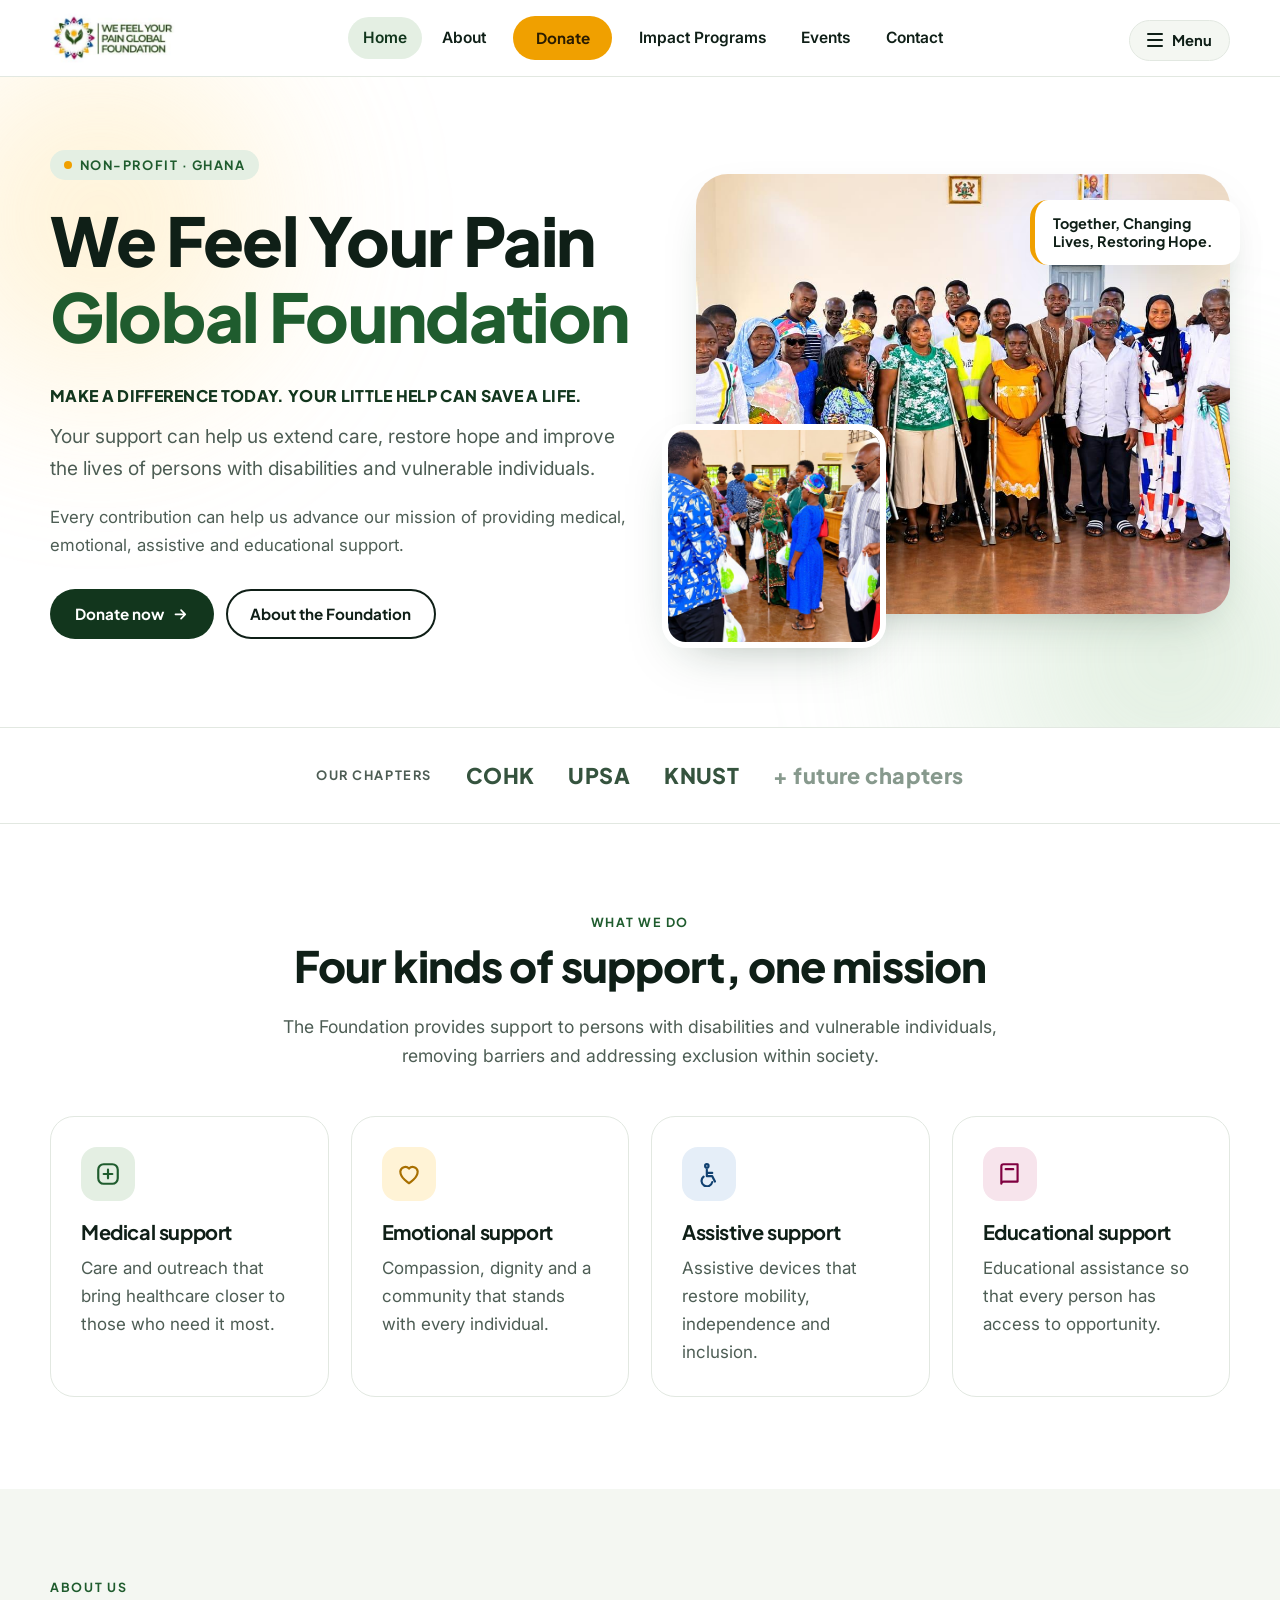
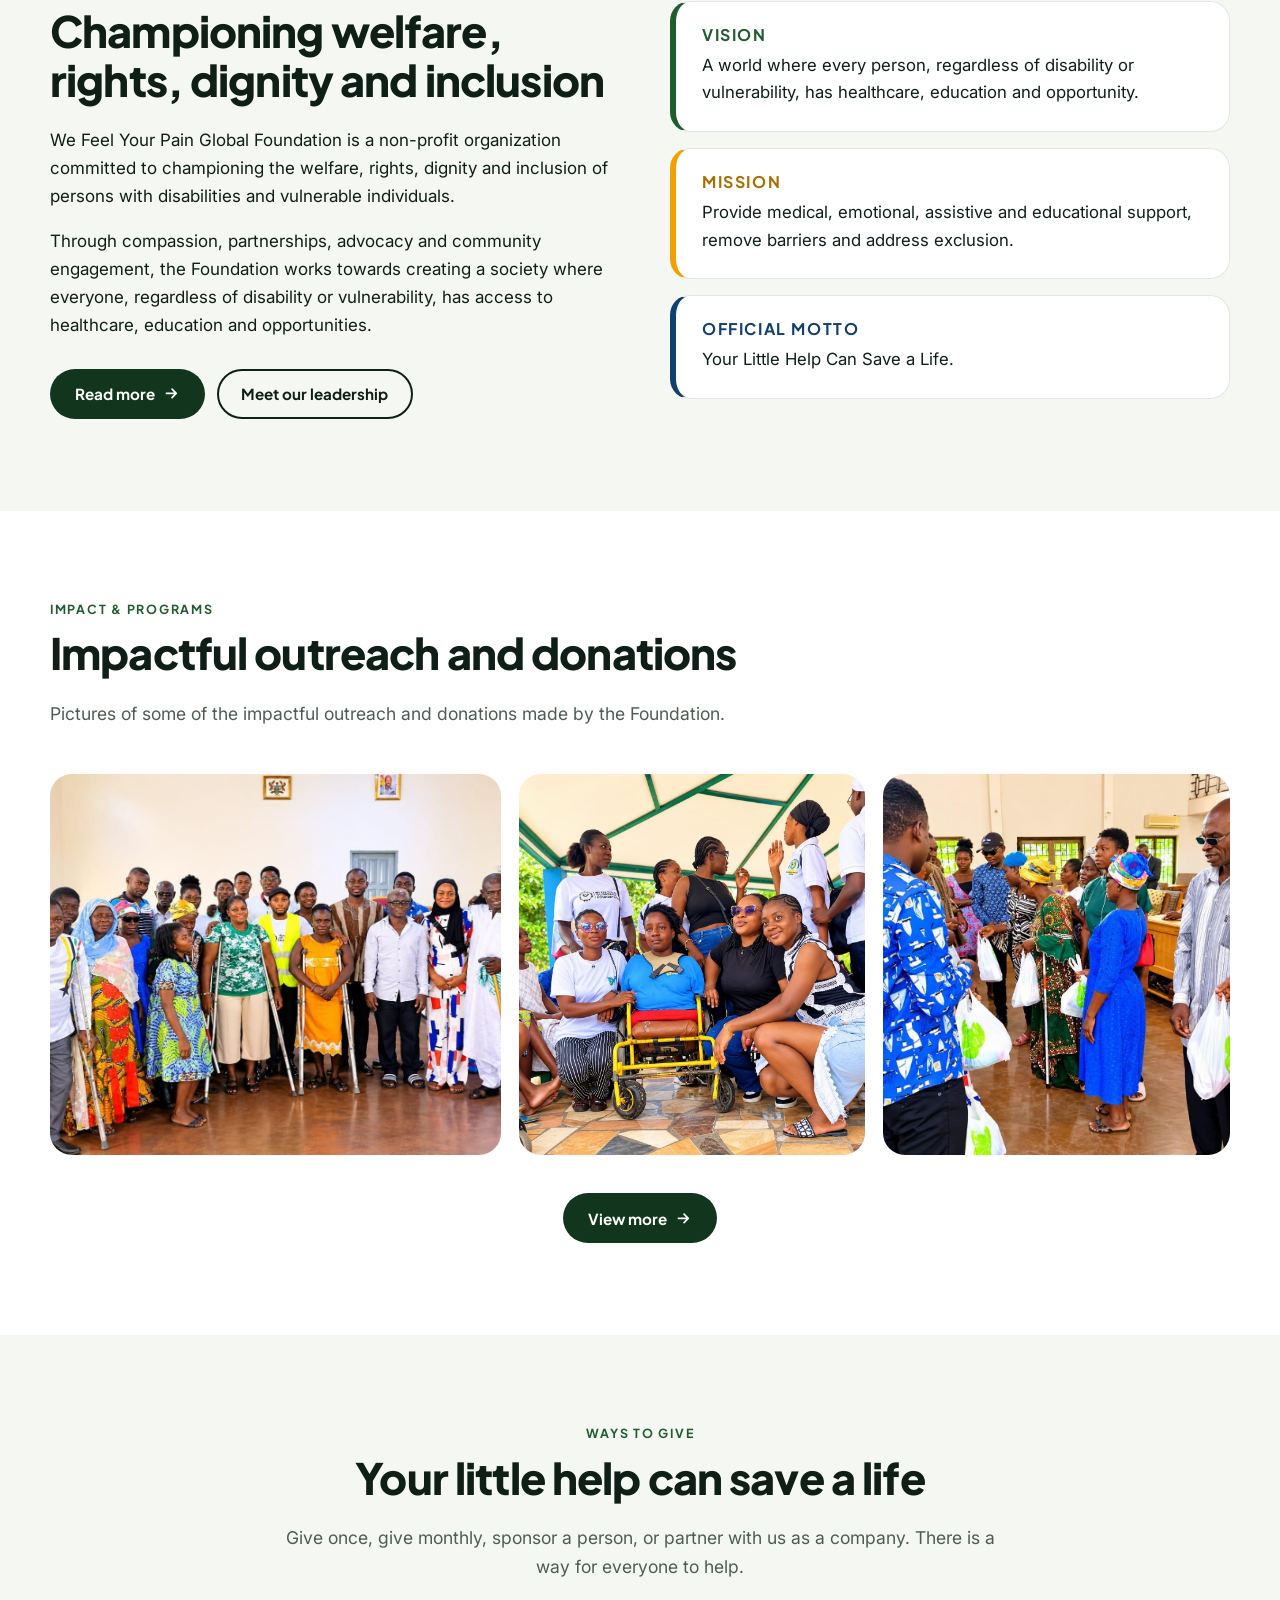
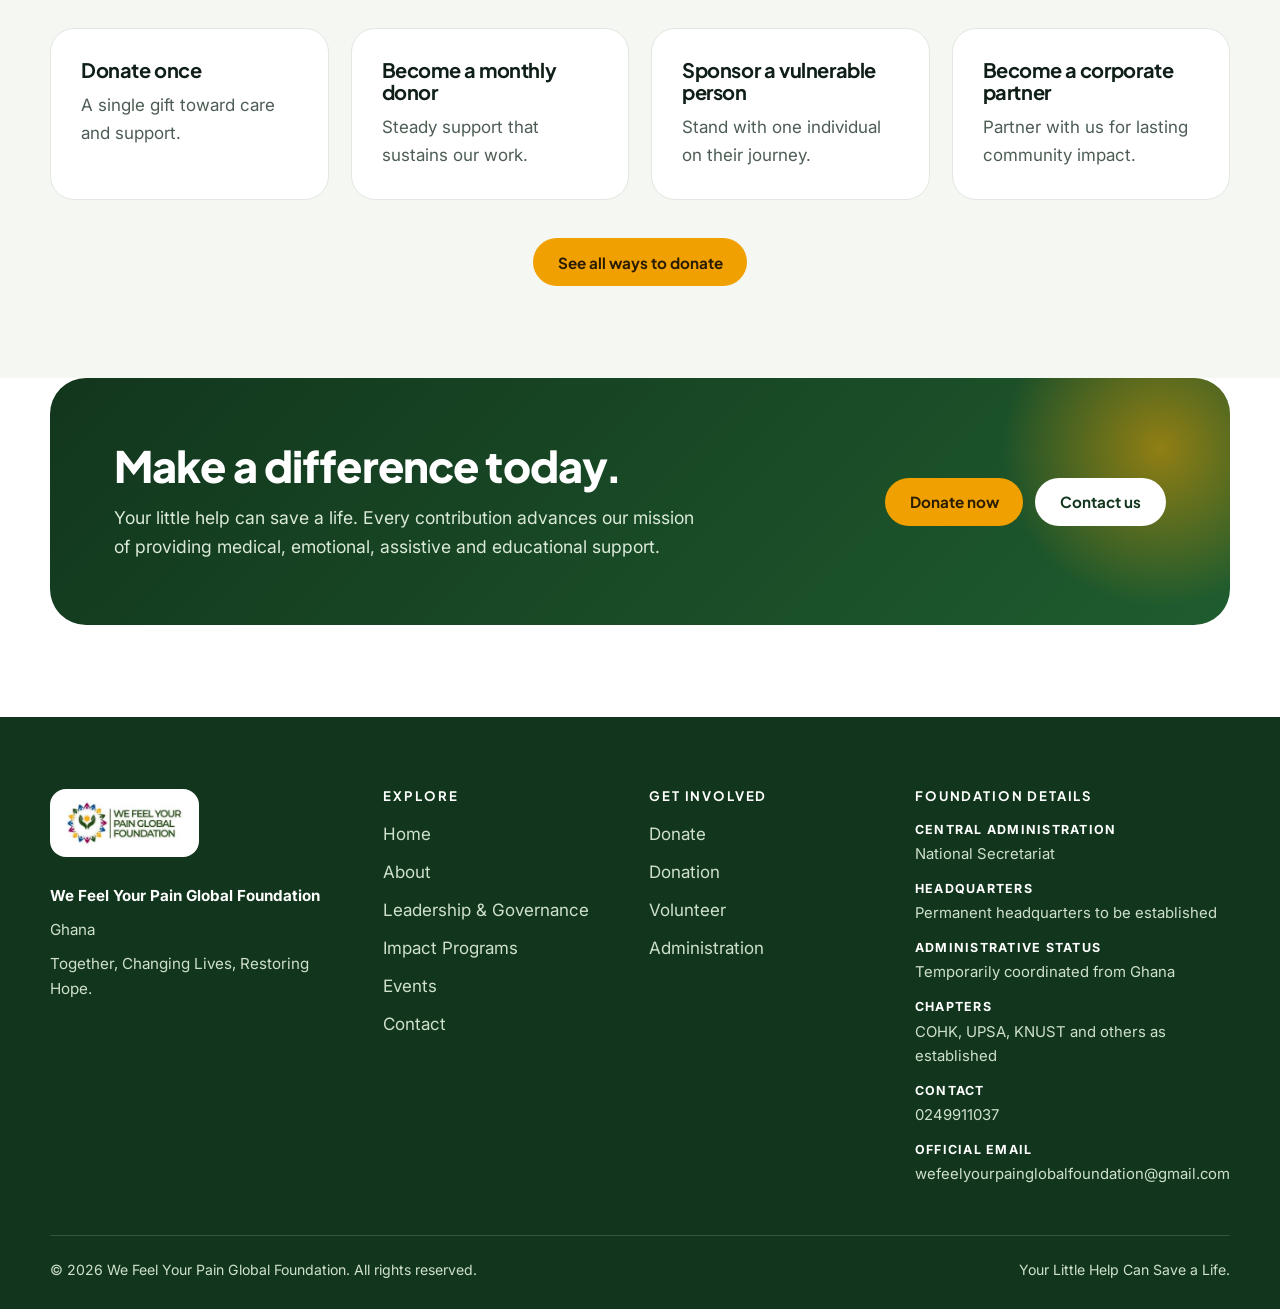
<file: index.html>
<!doctype html>
<html lang="en" class="no-js">
<head>
<meta charset="utf-8">
<meta name="viewport" content="width=device-width, initial-scale=1">
<title>Home | We Feel Your Pain Global Foundation</title>
<meta name="description" content="We Feel Your Pain Global Foundation — championing the welfare, rights, dignity and inclusion of persons with disabilities and vulnerable individuals in Ghana.">
<link rel="icon" href="assets/img/logo.png">
<link rel="preconnect" href="https://fonts.googleapis.com">
<link rel="preconnect" href="https://fonts.gstatic.com" crossorigin>
<link href="https://fonts.googleapis.com/css2?family=Inter:wght@400;500;600&family=Plus+Jakarta+Sans:wght@600;700;800&display=swap" rel="stylesheet">
<link rel="stylesheet" href="assets/css/style.css">
</head>
<body>
<a class="skip" href="#main">Skip to content</a>
<header class="site-header">
  <div class="wrap bar">
    <a class="brand" href="index.html" aria-label="We Feel Your Pain Global Foundation — home"><img src="assets/img/logo.png" alt="We Feel Your Pain Global Foundation logo"></a>
    <nav class="main-nav" id="mainNav" aria-label="Primary">
      <a href="index.html" aria-current="page">Home</a><a href="about.html">About</a><a class="btn btn-gold nav-donate" href="donate.html">Donate</a><a href="impact.html">Impact Programs</a><a href="events.html">Events</a><a href="contact.html">Contact</a>
      <div class="nav-more-mobile"><span class="lbl">More</span><a href="administration.html">Administration</a><a href="volunteer.html">Volunteer</a><a href="donation.html">Donation</a></div>
    </nav>
    <div class="bar-actions">
      <div class="menu-wrap">
        <button class="menu-btn" id="menuBtn" aria-expanded="false" aria-controls="menuPanel" aria-haspopup="true">
          <span class="bars" aria-hidden="true"><i></i><i></i><i></i></span><span class="t">Menu</span>
        </button>
        <div class="menu-panel" id="menuPanel"><a href="administration.html"><strong>Administration</strong><small>National Secretariat and administrative structure</small></a><a href="volunteer.html"><strong>Volunteer</strong><small>Engagement and ways to get involved</small></a><a href="donation.html"><strong>Donation</strong><small>Donation details and records</small></a></div>
      </div>
      <button class="burger" id="burger" aria-expanded="false" aria-controls="mainNav" aria-label="Open navigation">
        <span class="bars" aria-hidden="true"><i></i><i></i><i></i></span>
      </button>
    </div>
  </div>
</header>
<main id="main">

<section class="hero">
  <div class="wrap hero-grid">
    <div>
      <span class="eyebrow">Non-profit · Ghana</span>
      <h1>We Feel Your Pain <span class="accent">Global Foundation</span></h1>
      <p class="kicker">Make a difference today. Your little help can save a life.</p>
      <p class="lead">Your support can help us extend care, restore hope and improve the lives of persons with disabilities and vulnerable individuals.</p>
      <p class="lead" style="font-size:1.05rem">Every contribution can help us advance our mission of providing medical, emotional, assistive and educational support.</p>
      <div class="cta-row">
        <a class="btn btn-dark" href="donate.html">Donate now <svg viewBox="0 0 24 24" fill="none" stroke="currentColor" stroke-width="2.4" stroke-linecap="round" stroke-linejoin="round"><path d="M5 12h14M13 6l6 6-6 6"/></svg></a>
        <a class="btn btn-ghost" href="about.html">About the Foundation</a>
      </div>
    </div>
    <div class="hero-art">
      <img class="main" src="assets/img/impact-3.jpg" alt="Foundation team with beneficiaries after a donation of walking aids" fetchpriority="high">
      <img class="inset" src="assets/img/impact-6.jpg" alt="Beneficiaries receiving donation bags">
      <div class="chip">Together, Changing Lives, Restoring Hope.</div>
    </div>
  </div>
</section>

<div class="strip">
  <div class="wrap"><span class="lbl">Our chapters</span><b>COHK</b><b>UPSA</b><b>KNUST</b><b style="opacity:.5">+ future chapters</b></div>
</div>

<section>
  <div class="wrap">
    <div class="sec-head center reveal">
      <span class="tag">What we do</span>
      <h2>Four kinds of support, one mission</h2>
      <p>The Foundation provides support to persons with disabilities and vulnerable individuals, removing barriers and addressing exclusion within society.</p>
    </div>
    <div class="grid g-4">
      <article class="card reveal"><div class="icon"><svg viewBox="0 0 24 24"><rect x="3" y="3" width="18" height="18" rx="5"/><path d="M12 8v8M8 12h8"/></svg></div><h3>Medical support</h3><p>Care and outreach that bring healthcare closer to those who need it most.</p></article>
      <article class="card reveal"><div class="icon"><svg viewBox="0 0 24 24"><path d="M12 20.5S4 15.8 4 9.6A4.6 4.6 0 0 1 12 7a4.6 4.6 0 0 1 8 2.6c0 6.200-8 10.900-8 10.900z"/></svg></div><h3>Emotional support</h3><p>Compassion, dignity and a community that stands with every individual.</p></article>
      <article class="card reveal"><div class="icon"><svg viewBox="0 0 24 24"><circle cx="10" cy="4.5" r="1.6"/><path d="M10 8v6h5l2.500 5M10 11h5"/><path d="M7 14.500a5 5 0 1 0 8 5"/></svg></div><h3>Assistive support</h3><p>Assistive devices that restore mobility, independence and inclusion.</p></article>
      <article class="card reveal"><div class="icon"><svg viewBox="0 0 24 24"><path d="M4 5a2 2 0 0 1 2-2h13v16H6a2 2 0 0 0-2 2V5z"/><path d="M8 7.500h7"/></svg></div><h3>Educational support</h3><p>Educational assistance so that every person has access to opportunity.</p></article>
    </div>
  </div>
</section>

<section class="sec-soft">
  <div class="wrap split">
    <div class="reveal">
      <span class="tag">About us</span>
      <h2>Championing welfare, rights, dignity and inclusion</h2>
      <p>We Feel Your Pain Global Foundation is a non-profit organization committed to championing the welfare, rights, dignity and inclusion of persons with disabilities and vulnerable individuals.</p>
      <p>Through compassion, partnerships, advocacy and community engagement, the Foundation works towards creating a society where everyone, regardless of disability or vulnerability, has access to healthcare, education and opportunities.</p>
      <div class="cta-row"><a class="btn btn-dark" href="about.html">Read more <svg viewBox="0 0 24 24" fill="none" stroke="currentColor" stroke-width="2.4" stroke-linecap="round" stroke-linejoin="round"><path d="M5 12h14M13 6l6 6-6 6"/></svg></a><a class="btn btn-ghost" href="leadership.html">Meet our leadership</a></div>
    </div>
    <div class="vm reveal">
      <div class="item"><h3>Vision</h3><p>A world where every person, regardless of disability or vulnerability, has healthcare, education and opportunity.</p></div>
      <div class="item"><h3>Mission</h3><p>Provide medical, emotional, assistive and educational support, remove barriers and address exclusion.</p></div>
      <div class="item"><h3>Official motto</h3><p>Your Little Help Can Save a Life.</p></div>
    </div>
  </div>
</section>

<section>
  <div class="wrap">
    <div class="sec-head reveal">
      <span class="tag">Impact &amp; programs</span>
      <h2>Impactful outreach and donations</h2>
      <p>Pictures of some of the impactful outreach and donations made by the Foundation.</p>
    </div>
    <div class="gallery preview reveal">
      <button class="shot" data-zoom aria-label="Enlarge photo: Foundation team and beneficiaries standing together after a donation of crutches and walking aids"><img src="assets/img/impact-3.jpg" alt="Foundation team and beneficiaries standing together after a donation of crutches and walking aids"></button>
      <button class="shot" data-zoom aria-label="Enlarge photo: Volunteers gathered around a wheelchair user during an outreach visit"><img src="assets/img/impact-1.jpg" alt="Volunteers gathered around a wheelchair user during an outreach visit" loading="lazy"></button>
      <button class="shot" data-zoom aria-label="Enlarge photo: Beneficiaries receiving donation bags at an outreach"><img src="assets/img/impact-6.jpg" alt="Beneficiaries receiving donation bags at an outreach" loading="lazy"></button>
    </div>
    <div class="more-row"><a class="btn btn-dark" href="impact.html">View more <svg viewBox="0 0 24 24" fill="none" stroke="currentColor" stroke-width="2.4" stroke-linecap="round" stroke-linejoin="round"><path d="M5 12h14M13 6l6 6-6 6"/></svg></a></div>
  </div>
</section>

<section class="sec-soft">
  <div class="wrap">
    <div class="sec-head center reveal">
      <span class="tag">Ways to give</span>
      <h2>Your little help can save a life</h2>
      <p>Give once, give monthly, sponsor a person, or partner with us as a company. There is a way for everyone to help.</p>
    </div>
    <div class="grid g-4">
      <a class="card reveal" href="donate.html" style="text-decoration:none"><h3>Donate once</h3><p>A single gift toward care and support.</p></a>
      <a class="card reveal" href="donate.html" style="text-decoration:none"><h3>Become a monthly donor</h3><p>Steady support that sustains our work.</p></a>
      <a class="card reveal" href="donate.html" style="text-decoration:none"><h3>Sponsor a vulnerable person</h3><p>Stand with one individual on their journey.</p></a>
      <a class="card reveal" href="donate.html" style="text-decoration:none"><h3>Become a corporate partner</h3><p>Partner with us for lasting community impact.</p></a>
    </div>
    <div class="more-row"><a class="btn btn-gold" href="donate.html">See all ways to donate</a></div>
  </div>
</section>

<section style="padding-top:0">
  <div class="wrap">
    <div class="band reveal">
      <div>
        <h2>Make a difference today.</h2>
        <p>Your little help can save a life. Every contribution advances our mission of providing medical, emotional, assistive and educational support.</p>
      </div>
      <div class="cta-row"><a class="btn btn-gold" href="donate.html">Donate now</a><a class="btn btn-light" href="contact.html">Contact us</a></div>
    </div>
  </div>
</section>

</main>
<div class="lightbox" id="lightbox" role="dialog" aria-modal="true" aria-label="Photo viewer"><button type="button" aria-label="Close">&times;</button><img alt=""></div>
<footer class="site-footer">
  <div class="wrap">
    <div class="foot-grid">
      <div>
        <span class="logo-chip"><img src="assets/img/logo.png" alt="We Feel Your Pain Global Foundation logo"></span>
        <p><strong style="color:#fff">We Feel Your Pain Global Foundation</strong></p>
        <p>Ghana</p>
        <p>Together, Changing Lives, Restoring Hope.</p>
      </div>
      <div>
        <h4>Explore</h4>
        <ul>
          <li><a href="index.html">Home</a></li>
          <li><a href="about.html">About</a></li>
          <li><a href="leadership.html">Leadership &amp; Governance</a></li>
          <li><a href="impact.html">Impact Programs</a></li>
          <li><a href="events.html">Events</a></li>
          <li><a href="contact.html">Contact</a></li>
        </ul>
      </div>
      <div>
        <h4>Get involved</h4>
        <ul>
          <li><a href="donate.html">Donate</a></li>
          <li><a href="donation.html">Donation</a></li>
          <li><a href="volunteer.html">Volunteer</a></li>
          <li><a href="administration.html">Administration</a></li>
        </ul>
      </div>
      <div>
        <h4>Foundation details</h4>
        <dl>
          <div><dt>Central administration</dt><dd>National Secretariat</dd></div>
          <div><dt>Headquarters</dt><dd>Permanent headquarters to be established</dd></div>
          <div><dt>Administrative status</dt><dd>Temporarily coordinated from Ghana</dd></div>
          <div><dt>Chapters</dt><dd>COHK, UPSA, KNUST and others as established</dd></div>
          <div><dt>Contact</dt><dd><a href="tel:0249911037">0249911037</a></dd></div>
          <div><dt>Official email</dt><dd><a href="mailto:wefeelyourpainglobalfoundation@gmail.com">wefeelyourpainglobalfoundation@gmail.com</a></dd></div>
        </dl>
      </div>
    </div>
    <div class="copyright">
      <span>© <span id="year">2026</span> We Feel Your Pain Global Foundation. All rights reserved.</span>
      <span>Your Little Help Can Save a Life.</span>
    </div>
  </div>
</footer>
<script src="assets/js/main.js" defer></script>
</body>
</html>
</file>
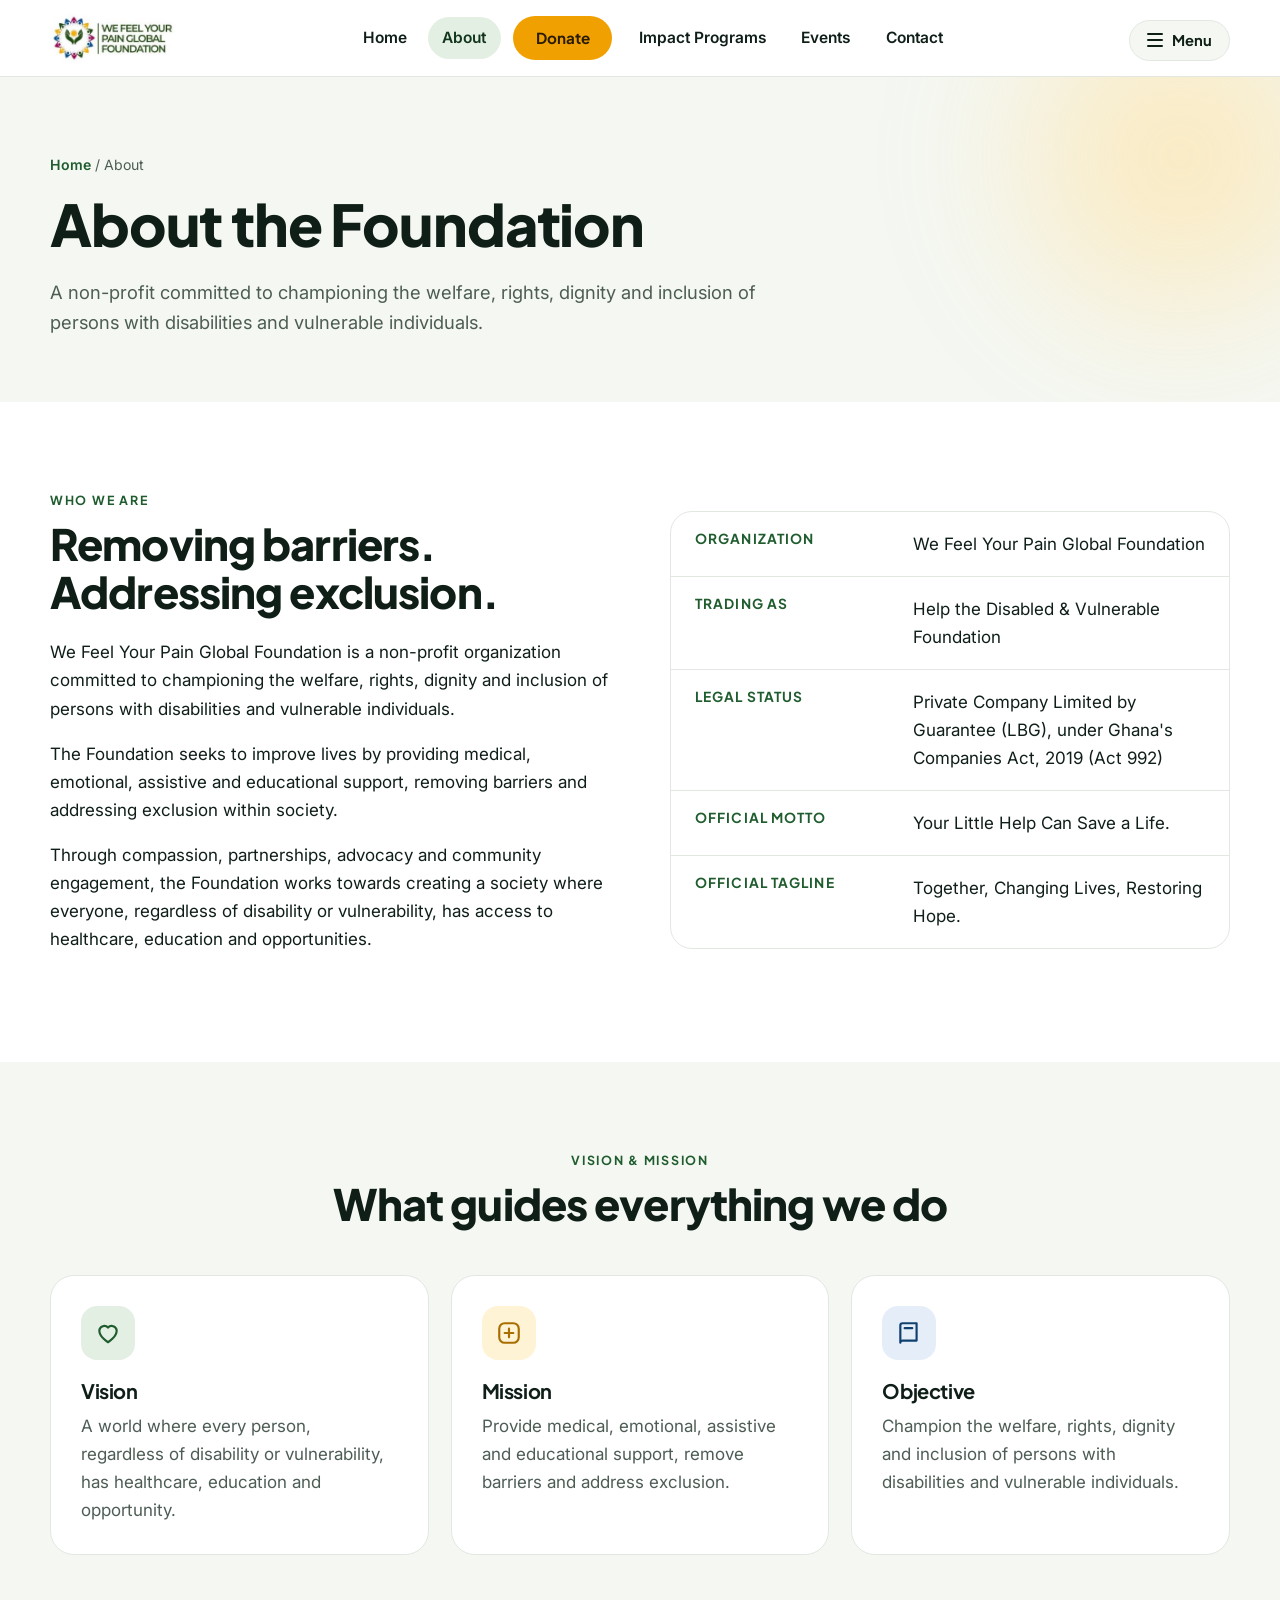
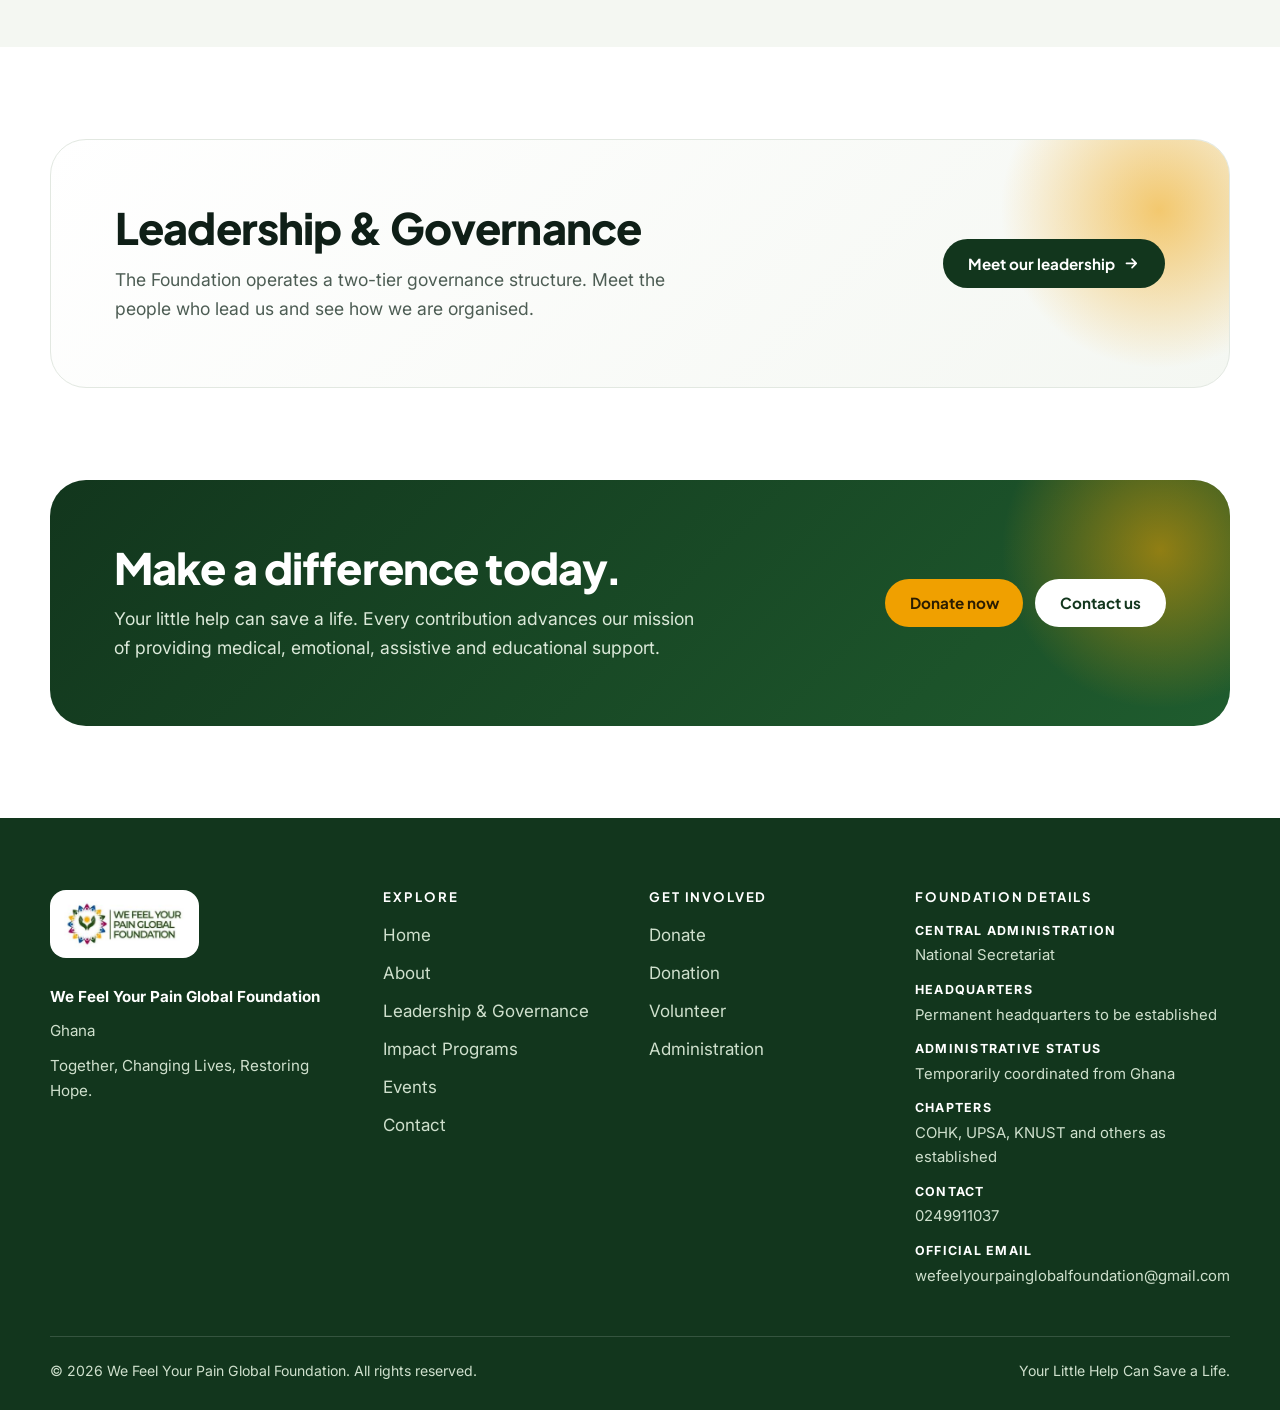
<file: about.html>
<!doctype html>
<html lang="en" class="no-js">
<head>
<meta charset="utf-8">
<meta name="viewport" content="width=device-width, initial-scale=1">
<title>About | We Feel Your Pain Global Foundation</title>
<meta name="description" content="About We Feel Your Pain Global Foundation: who we are, our vision, mission, objective, motto and legal status.">
<link rel="icon" href="assets/img/logo.png">
<link rel="preconnect" href="https://fonts.googleapis.com">
<link rel="preconnect" href="https://fonts.gstatic.com" crossorigin>
<link href="https://fonts.googleapis.com/css2?family=Inter:wght@400;500;600&family=Plus+Jakarta+Sans:wght@600;700;800&display=swap" rel="stylesheet">
<link rel="stylesheet" href="assets/css/style.css">
</head>
<body>
<a class="skip" href="#main">Skip to content</a>
<header class="site-header">
  <div class="wrap bar">
    <a class="brand" href="index.html" aria-label="We Feel Your Pain Global Foundation — home"><img src="assets/img/logo.png" alt="We Feel Your Pain Global Foundation logo"></a>
    <nav class="main-nav" id="mainNav" aria-label="Primary">
      <a href="index.html">Home</a><a href="about.html" aria-current="page">About</a><a class="btn btn-gold nav-donate" href="donate.html">Donate</a><a href="impact.html">Impact Programs</a><a href="events.html">Events</a><a href="contact.html">Contact</a>
      <div class="nav-more-mobile"><span class="lbl">More</span><a href="administration.html">Administration</a><a href="volunteer.html">Volunteer</a><a href="donation.html">Donation</a></div>
    </nav>
    <div class="bar-actions">
      <div class="menu-wrap">
        <button class="menu-btn" id="menuBtn" aria-expanded="false" aria-controls="menuPanel" aria-haspopup="true">
          <span class="bars" aria-hidden="true"><i></i><i></i><i></i></span><span class="t">Menu</span>
        </button>
        <div class="menu-panel" id="menuPanel"><a href="administration.html"><strong>Administration</strong><small>National Secretariat and administrative structure</small></a><a href="volunteer.html"><strong>Volunteer</strong><small>Engagement and ways to get involved</small></a><a href="donation.html"><strong>Donation</strong><small>Donation details and records</small></a></div>
      </div>
      <button class="burger" id="burger" aria-expanded="false" aria-controls="mainNav" aria-label="Open navigation">
        <span class="bars" aria-hidden="true"><i></i><i></i><i></i></span>
      </button>
    </div>
  </div>
</header>
<main id="main">
<section class="page-hero">
  <div class="wrap">
    <div class="crumbs"><a href="index.html">Home</a> / About</div>
    <h1>About the Foundation</h1>
    <p>A non-profit committed to championing the welfare, rights, dignity and inclusion of persons with disabilities and vulnerable individuals.</p>
  </div>
</section>
<section>
  <div class="wrap split top">
    <div class="reveal">
      <span class="tag">Who we are</span>
      <h2>Removing barriers. Addressing exclusion.</h2>
      <p>We Feel Your Pain Global Foundation is a non-profit organization committed to championing the welfare, rights, dignity and inclusion of persons with disabilities and vulnerable individuals.</p>
      <p>The Foundation seeks to improve lives by providing medical, emotional, assistive and educational support, removing barriers and addressing exclusion within society.</p>
      <p>Through compassion, partnerships, advocacy and community engagement, the Foundation works towards creating a society where everyone, regardless of disability or vulnerability, has access to healthcare, education and opportunities.</p>
    </div>
    <div class="reveal">
      <dl class="facts">
        <div><dt>Organization</dt><dd>We Feel Your Pain Global Foundation</dd></div>
        <div><dt>Trading as</dt><dd>Help the Disabled &amp; Vulnerable Foundation</dd></div>
        <div><dt>Legal status</dt><dd>Private Company Limited by Guarantee (LBG), under Ghana's Companies Act, 2019 (Act 992)</dd></div>
        <div><dt>Official motto</dt><dd>Your Little Help Can Save a Life.</dd></div>
        <div><dt>Official tagline</dt><dd>Together, Changing Lives, Restoring Hope.</dd></div>
      </dl>
    </div>
  </div>
</section>

<section class="sec-soft">
  <div class="wrap">
    <div class="sec-head center reveal">
      <span class="tag">Vision &amp; mission</span>
      <h2>What guides everything we do</h2>
    </div>
    <div class="grid g-3">
      <article class="card reveal"><div class="icon"><svg viewBox="0 0 24 24"><path d="M12 20.5S4 15.8 4 9.6A4.6 4.6 0 0 1 12 7a4.6 4.6 0 0 1 8 2.6c0 6.200-8 10.900-8 10.900z"/></svg></div><h3>Vision</h3><p>A world where every person, regardless of disability or vulnerability, has healthcare, education and opportunity.</p></article>
      <article class="card reveal"><div class="icon"><svg viewBox="0 0 24 24"><rect x="3" y="3" width="18" height="18" rx="5"/><path d="M12 8v8M8 12h8"/></svg></div><h3>Mission</h3><p>Provide medical, emotional, assistive and educational support, remove barriers and address exclusion.</p></article>
      <article class="card reveal"><div class="icon"><svg viewBox="0 0 24 24"><path d="M4 5a2 2 0 0 1 2-2h13v16H6a2 2 0 0 0-2 2V5z"/><path d="M8 7.500h7"/></svg></div><h3>Objective</h3><p>Champion the welfare, rights, dignity and inclusion of persons with disabilities and vulnerable individuals.</p></article>
    </div>
  </div>
</section>

<section>
  <div class="wrap">
    <div class="band reveal" style="background:linear-gradient(135deg,#fff,#f4f7f2);color:var(--ink);border:1px solid var(--line)">
      <div>
        <h2 style="color:var(--ink)">Leadership &amp; Governance</h2>
        <p style="color:var(--muted)">The Foundation operates a two-tier governance structure. Meet the people who lead us and see how we are organised.</p>
      </div>
      <div class="cta-row"><a class="btn btn-dark" href="leadership.html">Meet our leadership <svg viewBox="0 0 24 24" fill="none" stroke="currentColor" stroke-width="2.4" stroke-linecap="round" stroke-linejoin="round"><path d="M5 12h14M13 6l6 6-6 6"/></svg></a></div>
    </div>
  </div>
</section>
<section style="padding-top:0">
  <div class="wrap">
    <div class="band reveal">
      <div>
        <h2>Make a difference today.</h2>
        <p>Your little help can save a life. Every contribution advances our mission of providing medical, emotional, assistive and educational support.</p>
      </div>
      <div class="cta-row"><a class="btn btn-gold" href="donate.html">Donate now</a><a class="btn btn-light" href="contact.html">Contact us</a></div>
    </div>
  </div>
</section>

</main>
<footer class="site-footer">
  <div class="wrap">
    <div class="foot-grid">
      <div>
        <span class="logo-chip"><img src="assets/img/logo.png" alt="We Feel Your Pain Global Foundation logo"></span>
        <p><strong style="color:#fff">We Feel Your Pain Global Foundation</strong></p>
        <p>Ghana</p>
        <p>Together, Changing Lives, Restoring Hope.</p>
      </div>
      <div>
        <h4>Explore</h4>
        <ul>
          <li><a href="index.html">Home</a></li>
          <li><a href="about.html">About</a></li>
          <li><a href="leadership.html">Leadership &amp; Governance</a></li>
          <li><a href="impact.html">Impact Programs</a></li>
          <li><a href="events.html">Events</a></li>
          <li><a href="contact.html">Contact</a></li>
        </ul>
      </div>
      <div>
        <h4>Get involved</h4>
        <ul>
          <li><a href="donate.html">Donate</a></li>
          <li><a href="donation.html">Donation</a></li>
          <li><a href="volunteer.html">Volunteer</a></li>
          <li><a href="administration.html">Administration</a></li>
        </ul>
      </div>
      <div>
        <h4>Foundation details</h4>
        <dl>
          <div><dt>Central administration</dt><dd>National Secretariat</dd></div>
          <div><dt>Headquarters</dt><dd>Permanent headquarters to be established</dd></div>
          <div><dt>Administrative status</dt><dd>Temporarily coordinated from Ghana</dd></div>
          <div><dt>Chapters</dt><dd>COHK, UPSA, KNUST and others as established</dd></div>
          <div><dt>Contact</dt><dd><a href="tel:0249911037">0249911037</a></dd></div>
          <div><dt>Official email</dt><dd><a href="mailto:wefeelyourpainglobalfoundation@gmail.com">wefeelyourpainglobalfoundation@gmail.com</a></dd></div>
        </dl>
      </div>
    </div>
    <div class="copyright">
      <span>© <span id="year">2026</span> We Feel Your Pain Global Foundation. All rights reserved.</span>
      <span>Your Little Help Can Save a Life.</span>
    </div>
  </div>
</footer>
<script src="assets/js/main.js" defer></script>
</body>
</html>
</file>
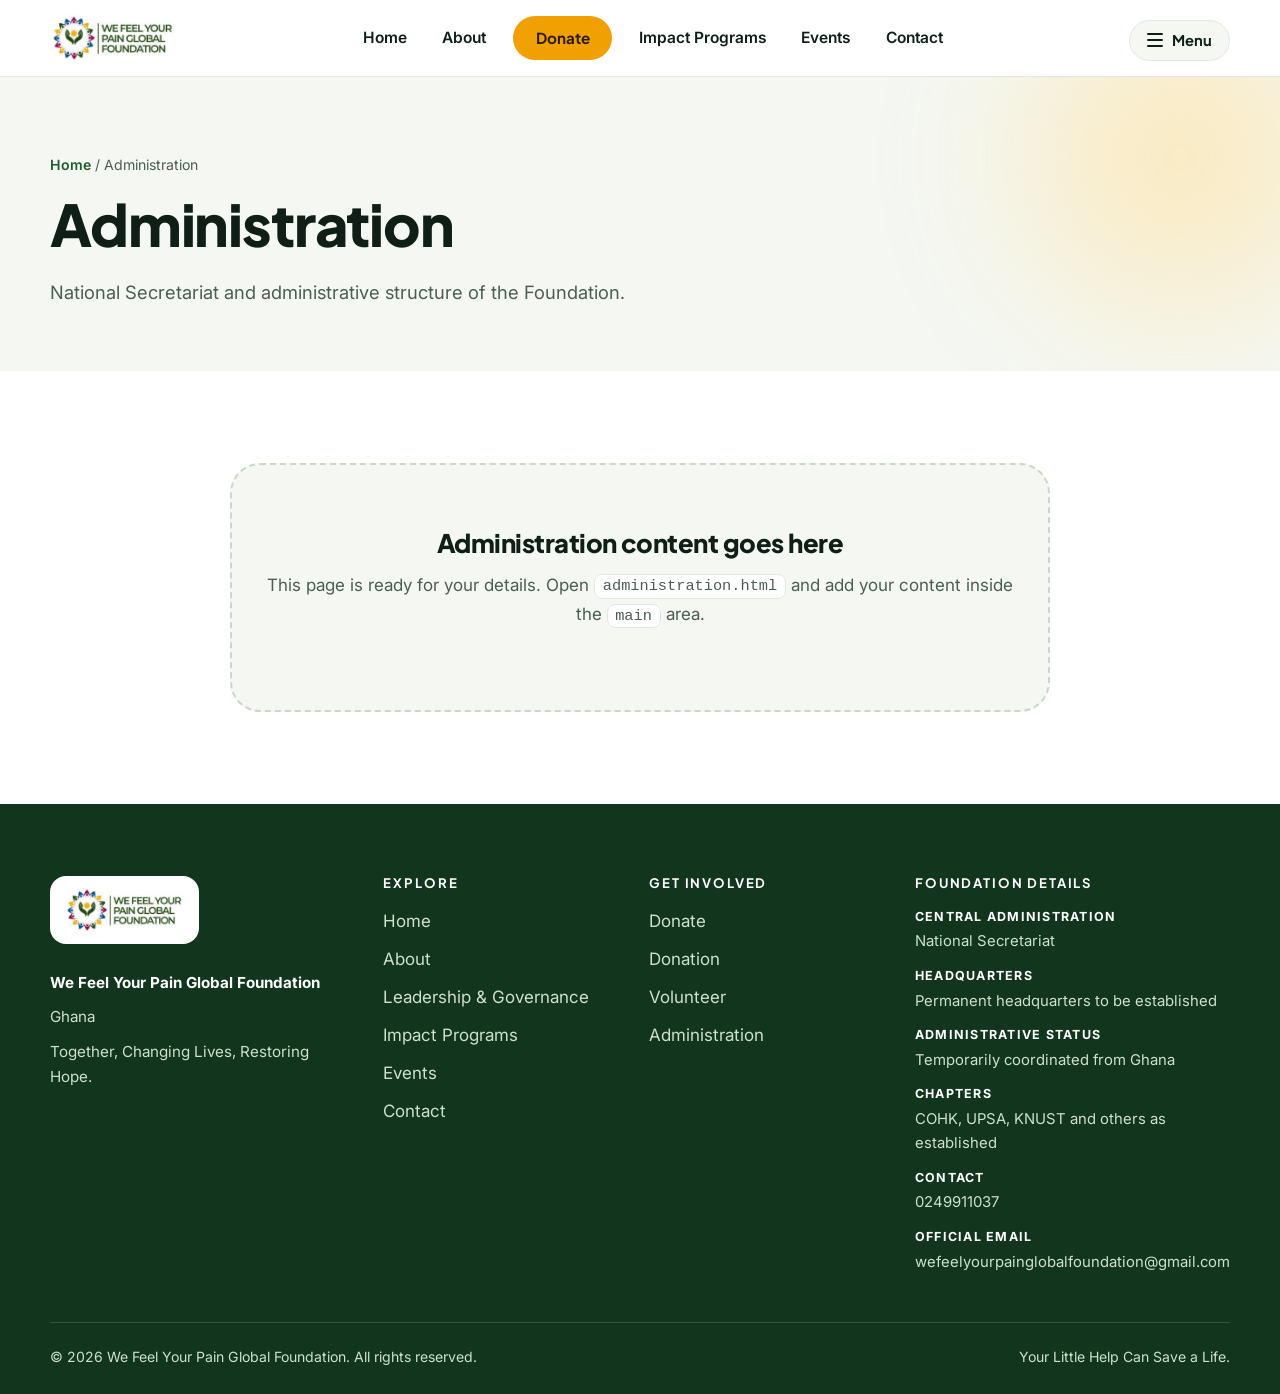
<file: administration.html>
<!doctype html>
<html lang="en" class="no-js">
<head>
<meta charset="utf-8">
<meta name="viewport" content="width=device-width, initial-scale=1">
<title>Administration | We Feel Your Pain Global Foundation</title>
<meta name="description" content="National Secretariat and administrative structure of the Foundation.">
<link rel="icon" href="assets/img/logo.png">
<link rel="preconnect" href="https://fonts.googleapis.com">
<link rel="preconnect" href="https://fonts.gstatic.com" crossorigin>
<link href="https://fonts.googleapis.com/css2?family=Inter:wght@400;500;600&family=Plus+Jakarta+Sans:wght@600;700;800&display=swap" rel="stylesheet">
<link rel="stylesheet" href="assets/css/style.css">
</head>
<body>
<a class="skip" href="#main">Skip to content</a>
<header class="site-header">
  <div class="wrap bar">
    <a class="brand" href="index.html" aria-label="We Feel Your Pain Global Foundation — home"><img src="assets/img/logo.png" alt="We Feel Your Pain Global Foundation logo"></a>
    <nav class="main-nav" id="mainNav" aria-label="Primary">
      <a href="index.html">Home</a><a href="about.html">About</a><a class="btn btn-gold nav-donate" href="donate.html">Donate</a><a href="impact.html">Impact Programs</a><a href="events.html">Events</a><a href="contact.html">Contact</a>
      <div class="nav-more-mobile"><span class="lbl">More</span><a href="administration.html" aria-current="page">Administration</a><a href="volunteer.html">Volunteer</a><a href="donation.html">Donation</a></div>
    </nav>
    <div class="bar-actions">
      <div class="menu-wrap">
        <button class="menu-btn" id="menuBtn" aria-expanded="false" aria-controls="menuPanel" aria-haspopup="true">
          <span class="bars" aria-hidden="true"><i></i><i></i><i></i></span><span class="t">Menu</span>
        </button>
        <div class="menu-panel" id="menuPanel"><a href="administration.html"><strong>Administration</strong><small>National Secretariat and administrative structure</small></a><a href="volunteer.html"><strong>Volunteer</strong><small>Engagement and ways to get involved</small></a><a href="donation.html"><strong>Donation</strong><small>Donation details and records</small></a></div>
      </div>
      <button class="burger" id="burger" aria-expanded="false" aria-controls="mainNav" aria-label="Open navigation">
        <span class="bars" aria-hidden="true"><i></i><i></i><i></i></span>
      </button>
    </div>
  </div>
</header>
<main id="main">
<section class="page-hero">
  <div class="wrap">
    <div class="crumbs"><a href="index.html">Home</a> / Administration</div>
    <h1>Administration</h1>
    <p>National Secretariat and administrative structure of the Foundation.</p>
  </div>
</section>
<section>
  <div class="wrap narrow">
    <div class="placeholder">
      <h2 style="font-size:1.6rem">Administration content goes here</h2>
      <p style="color:var(--muted)">This page is ready for your details. Open <code>administration.html</code> and add your content inside the <code>main</code> area.</p>
      <!-- ADD YOUR ADMINISTRATION CONTENT HERE -->
    </div>
  </div>
</section>
</main>
<footer class="site-footer">
  <div class="wrap">
    <div class="foot-grid">
      <div>
        <span class="logo-chip"><img src="assets/img/logo.png" alt="We Feel Your Pain Global Foundation logo"></span>
        <p><strong style="color:#fff">We Feel Your Pain Global Foundation</strong></p>
        <p>Ghana</p>
        <p>Together, Changing Lives, Restoring Hope.</p>
      </div>
      <div>
        <h4>Explore</h4>
        <ul>
          <li><a href="index.html">Home</a></li>
          <li><a href="about.html">About</a></li>
          <li><a href="leadership.html">Leadership &amp; Governance</a></li>
          <li><a href="impact.html">Impact Programs</a></li>
          <li><a href="events.html">Events</a></li>
          <li><a href="contact.html">Contact</a></li>
        </ul>
      </div>
      <div>
        <h4>Get involved</h4>
        <ul>
          <li><a href="donate.html">Donate</a></li>
          <li><a href="donation.html">Donation</a></li>
          <li><a href="volunteer.html">Volunteer</a></li>
          <li><a href="administration.html">Administration</a></li>
        </ul>
      </div>
      <div>
        <h4>Foundation details</h4>
        <dl>
          <div><dt>Central administration</dt><dd>National Secretariat</dd></div>
          <div><dt>Headquarters</dt><dd>Permanent headquarters to be established</dd></div>
          <div><dt>Administrative status</dt><dd>Temporarily coordinated from Ghana</dd></div>
          <div><dt>Chapters</dt><dd>COHK, UPSA, KNUST and others as established</dd></div>
          <div><dt>Contact</dt><dd><a href="tel:0249911037">0249911037</a></dd></div>
          <div><dt>Official email</dt><dd><a href="mailto:wefeelyourpainglobalfoundation@gmail.com">wefeelyourpainglobalfoundation@gmail.com</a></dd></div>
        </dl>
      </div>
    </div>
    <div class="copyright">
      <span>© <span id="year">2026</span> We Feel Your Pain Global Foundation. All rights reserved.</span>
      <span>Your Little Help Can Save a Life.</span>
    </div>
  </div>
</footer>
<script src="assets/js/main.js" defer></script>
</body>
</html>
</file>
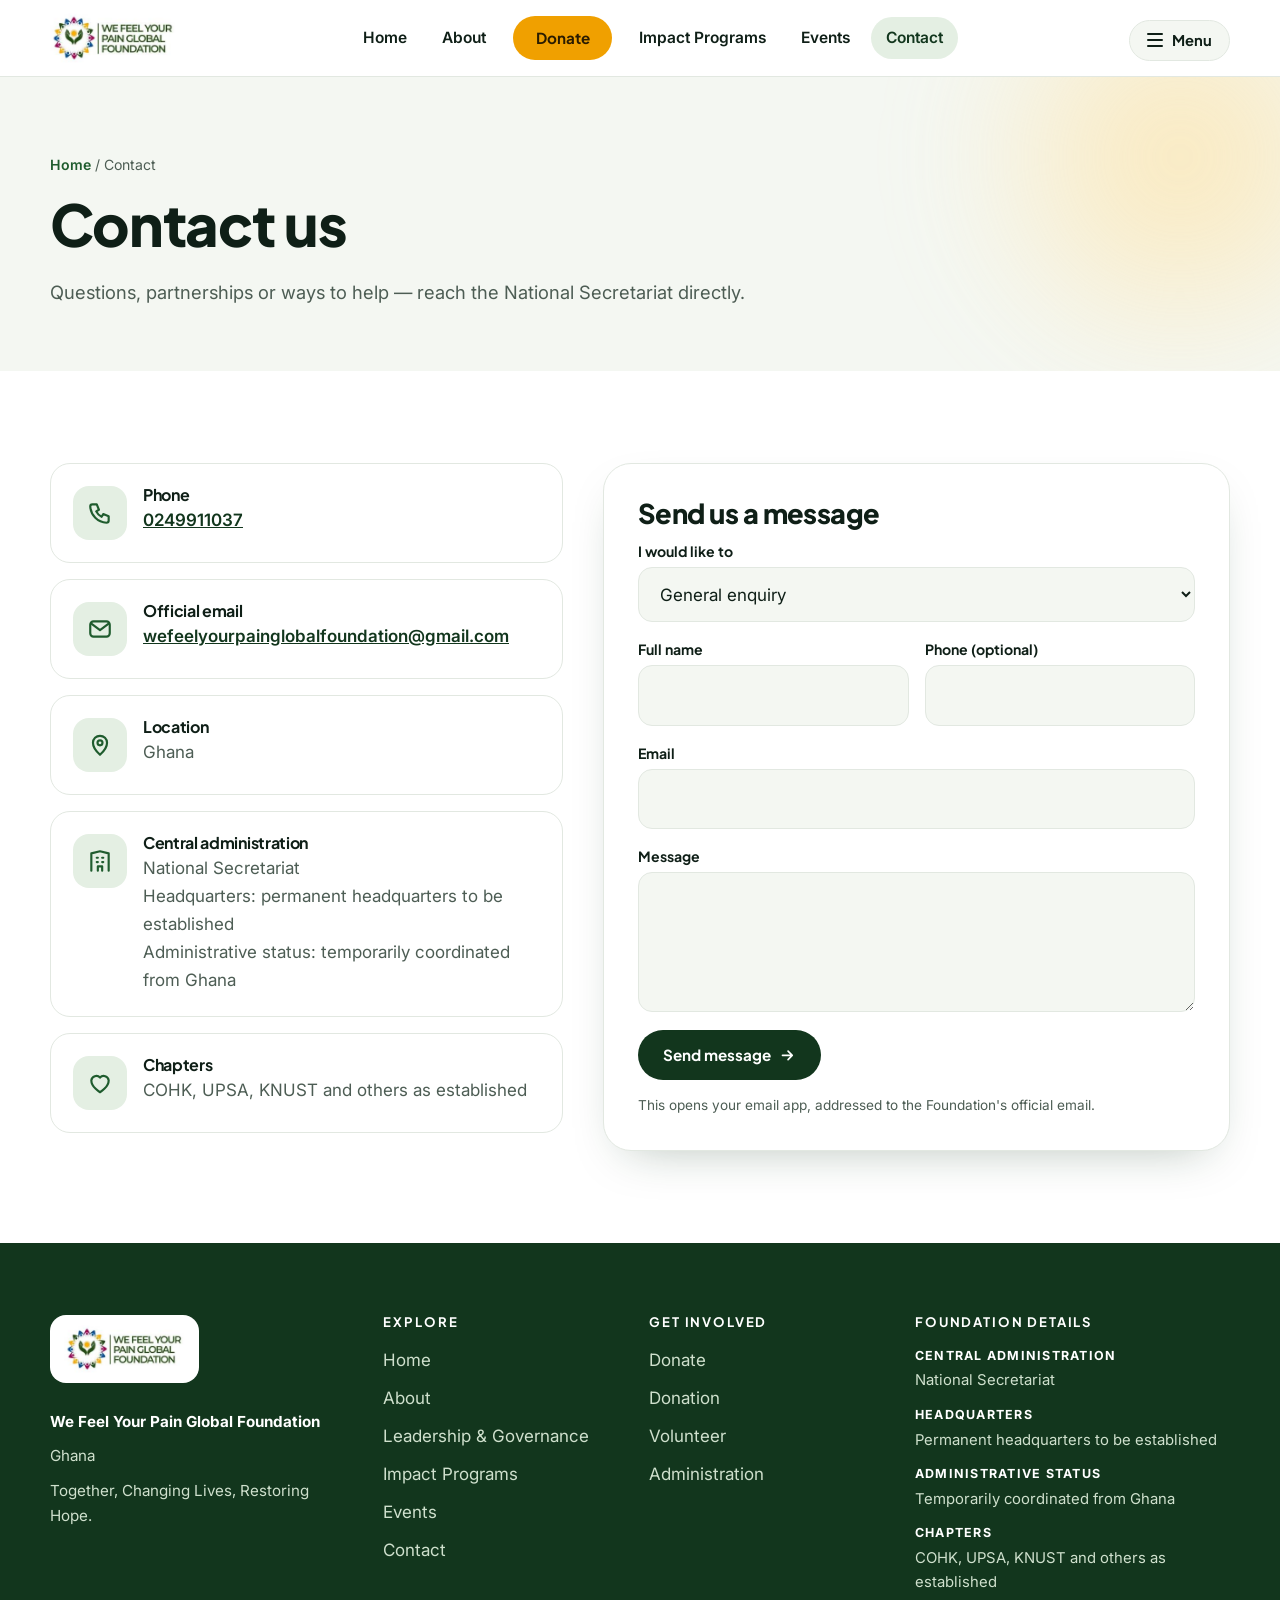
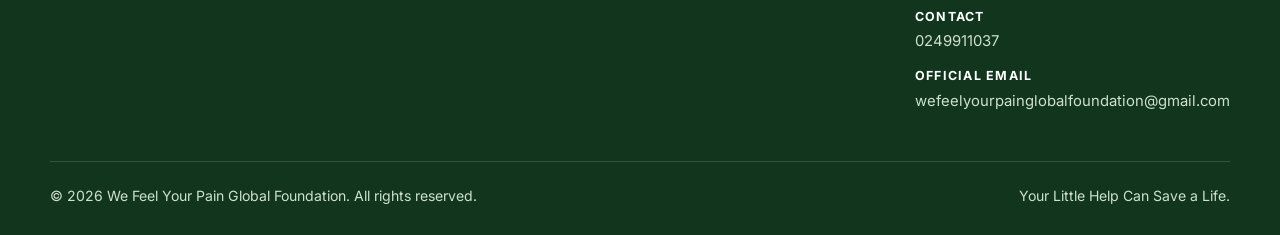
<file: contact.html>
<!doctype html>
<html lang="en" class="no-js">
<head>
<meta charset="utf-8">
<meta name="viewport" content="width=device-width, initial-scale=1">
<title>Contact | We Feel Your Pain Global Foundation</title>
<meta name="description" content="Contact We Feel Your Pain Global Foundation — phone, official email and National Secretariat details.">
<link rel="icon" href="assets/img/logo.png">
<link rel="preconnect" href="https://fonts.googleapis.com">
<link rel="preconnect" href="https://fonts.gstatic.com" crossorigin>
<link href="https://fonts.googleapis.com/css2?family=Inter:wght@400;500;600&family=Plus+Jakarta+Sans:wght@600;700;800&display=swap" rel="stylesheet">
<link rel="stylesheet" href="assets/css/style.css">
</head>
<body>
<a class="skip" href="#main">Skip to content</a>
<header class="site-header">
  <div class="wrap bar">
    <a class="brand" href="index.html" aria-label="We Feel Your Pain Global Foundation — home"><img src="assets/img/logo.png" alt="We Feel Your Pain Global Foundation logo"></a>
    <nav class="main-nav" id="mainNav" aria-label="Primary">
      <a href="index.html">Home</a><a href="about.html">About</a><a class="btn btn-gold nav-donate" href="donate.html">Donate</a><a href="impact.html">Impact Programs</a><a href="events.html">Events</a><a href="contact.html" aria-current="page">Contact</a>
      <div class="nav-more-mobile"><span class="lbl">More</span><a href="administration.html">Administration</a><a href="volunteer.html">Volunteer</a><a href="donation.html">Donation</a></div>
    </nav>
    <div class="bar-actions">
      <div class="menu-wrap">
        <button class="menu-btn" id="menuBtn" aria-expanded="false" aria-controls="menuPanel" aria-haspopup="true">
          <span class="bars" aria-hidden="true"><i></i><i></i><i></i></span><span class="t">Menu</span>
        </button>
        <div class="menu-panel" id="menuPanel"><a href="administration.html"><strong>Administration</strong><small>National Secretariat and administrative structure</small></a><a href="volunteer.html"><strong>Volunteer</strong><small>Engagement and ways to get involved</small></a><a href="donation.html"><strong>Donation</strong><small>Donation details and records</small></a></div>
      </div>
      <button class="burger" id="burger" aria-expanded="false" aria-controls="mainNav" aria-label="Open navigation">
        <span class="bars" aria-hidden="true"><i></i><i></i><i></i></span>
      </button>
    </div>
  </div>
</header>
<main id="main">
<section class="page-hero">
  <div class="wrap">
    <div class="crumbs"><a href="index.html">Home</a> / Contact</div>
    <h1>Contact us</h1>
    <p>Questions, partnerships or ways to help — reach the National Secretariat directly.</p>
  </div>
</section>
<section>
  <div class="wrap contact-grid">
    <div class="contact-list reveal">
      <div class="c-item"><div class="icon"><svg viewBox="0 0 24 24"><path d="M5 4h4l2 5-2.500 1.500a11 11 0 0 0 5 5L15 13l5 2v4a2 2 0 0 1-2 2A16 16 0 0 1 3 6a2 2 0 0 1 2-2z"/></svg></div><div><h3>Phone</h3><p><a href="tel:0249911037">0249911037</a></p></div></div>
      <div class="c-item"><div class="icon"><svg viewBox="0 0 24 24"><rect x="3" y="5" width="18" height="14" rx="3"/><path d="m4 7 8 6 8-6"/></svg></div><div><h3>Official email</h3><p><a href="mailto:wefeelyourpainglobalfoundation@gmail.com">wefeelyourpainglobalfoundation@gmail.com</a></p></div></div>
      <div class="c-item"><div class="icon"><svg viewBox="0 0 24 24"><path d="M12 21s-6.500-5.600-6.500-11a6.500 6.500 0 0 1 13 0c0 5.400-6.500 11-6.500 11z"/><circle cx="12" cy="10" r="2.300"/></svg></div><div><h3>Location</h3><p>Ghana</p></div></div>
      <div class="c-item"><div class="icon"><svg viewBox="0 0 24 24"><path d="M4 21V5l8-2 8 2v16"/><path d="M9 9h1M14 9h1M9 13h1M14 13h1M10 21v-4h4v4"/></svg></div><div><h3>Central administration</h3><p>National Secretariat<br>Headquarters: permanent headquarters to be established<br>Administrative status: temporarily coordinated from Ghana</p></div></div>
      <div class="c-item"><div class="icon"><svg viewBox="0 0 24 24"><path d="M12 20.5S4 15.8 4 9.6A4.6 4.6 0 0 1 12 7a4.6 4.6 0 0 1 8 2.6c0 6.200-8 10.900-8 10.900z"/></svg></div><div><h3>Chapters</h3><p>COHK, UPSA, KNUST and others as established</p></div></div>
    </div>
    <form class="form reveal" id="contactForm">
      <h2 style="font-size:1.7rem">Send us a message</h2>
      <div class="field"><label for="topic">I would like to</label>
        <select id="topic" name="topic">
          <option>General enquiry</option><option>Donate once</option><option>Become a monthly donor</option>
          <option>Sponsor a vulnerable person</option><option>Support a medical outreach</option>
          <option>Support educational assistance</option><option>Donate assistive devices</option>
          <option>Become a corporate partner</option><option>Volunteer</option>
        </select></div>
      <div class="row2">
        <div class="field"><label for="name">Full name</label><input id="name" name="name" required autocomplete="name"></div>
        <div class="field"><label for="phone">Phone (optional)</label><input id="phone" name="phone" type="tel" autocomplete="tel"></div>
      </div>
      <div class="field"><label for="email">Email</label><input id="email" name="email" type="email" required autocomplete="email"></div>
      <div class="field"><label for="message">Message</label><textarea id="message" name="message" required></textarea></div>
      <button class="btn btn-dark" type="submit">Send message <svg viewBox="0 0 24 24" fill="none" stroke="currentColor" stroke-width="2.4" stroke-linecap="round" stroke-linejoin="round"><path d="M5 12h14M13 6l6 6-6 6"/></svg></button>
      <p style="font-size:.85rem;color:var(--muted);margin:14px 0 0">This opens your email app, addressed to the Foundation's official email.</p>
    </form>
  </div>
</section>
<script>
  (function(){var t=new URLSearchParams(location.search).get('topic');var s=document.getElementById('topic');
  if(t&&s){for(var i=0;i<s.options.length;i++){if(s.options[i].text===t){s.selectedIndex=i}}}})();
</script>

</main>
<footer class="site-footer">
  <div class="wrap">
    <div class="foot-grid">
      <div>
        <span class="logo-chip"><img src="assets/img/logo.png" alt="We Feel Your Pain Global Foundation logo"></span>
        <p><strong style="color:#fff">We Feel Your Pain Global Foundation</strong></p>
        <p>Ghana</p>
        <p>Together, Changing Lives, Restoring Hope.</p>
      </div>
      <div>
        <h4>Explore</h4>
        <ul>
          <li><a href="index.html">Home</a></li>
          <li><a href="about.html">About</a></li>
          <li><a href="leadership.html">Leadership &amp; Governance</a></li>
          <li><a href="impact.html">Impact Programs</a></li>
          <li><a href="events.html">Events</a></li>
          <li><a href="contact.html">Contact</a></li>
        </ul>
      </div>
      <div>
        <h4>Get involved</h4>
        <ul>
          <li><a href="donate.html">Donate</a></li>
          <li><a href="donation.html">Donation</a></li>
          <li><a href="volunteer.html">Volunteer</a></li>
          <li><a href="administration.html">Administration</a></li>
        </ul>
      </div>
      <div>
        <h4>Foundation details</h4>
        <dl>
          <div><dt>Central administration</dt><dd>National Secretariat</dd></div>
          <div><dt>Headquarters</dt><dd>Permanent headquarters to be established</dd></div>
          <div><dt>Administrative status</dt><dd>Temporarily coordinated from Ghana</dd></div>
          <div><dt>Chapters</dt><dd>COHK, UPSA, KNUST and others as established</dd></div>
          <div><dt>Contact</dt><dd><a href="tel:0249911037">0249911037</a></dd></div>
          <div><dt>Official email</dt><dd><a href="mailto:wefeelyourpainglobalfoundation@gmail.com">wefeelyourpainglobalfoundation@gmail.com</a></dd></div>
        </dl>
      </div>
    </div>
    <div class="copyright">
      <span>© <span id="year">2026</span> We Feel Your Pain Global Foundation. All rights reserved.</span>
      <span>Your Little Help Can Save a Life.</span>
    </div>
  </div>
</footer>
<script src="assets/js/main.js" defer></script>
</body>
</html>
</file>
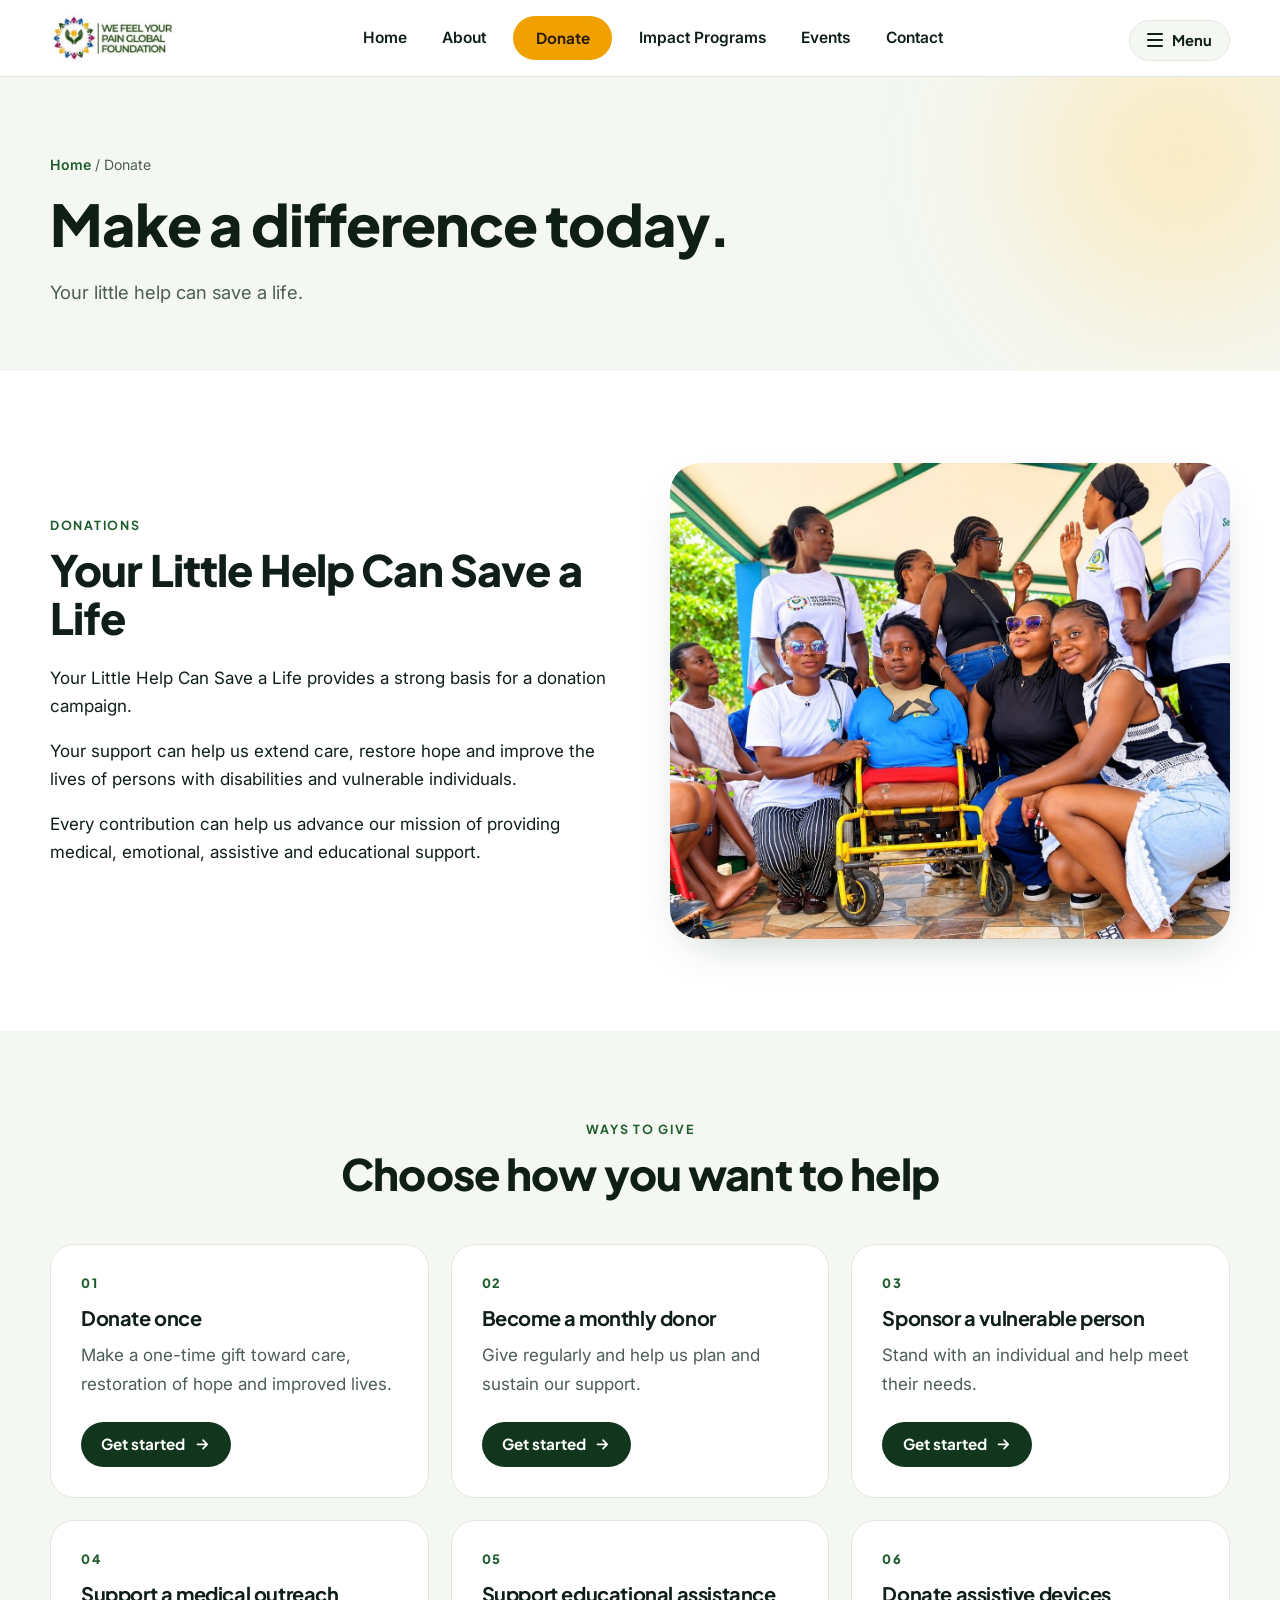
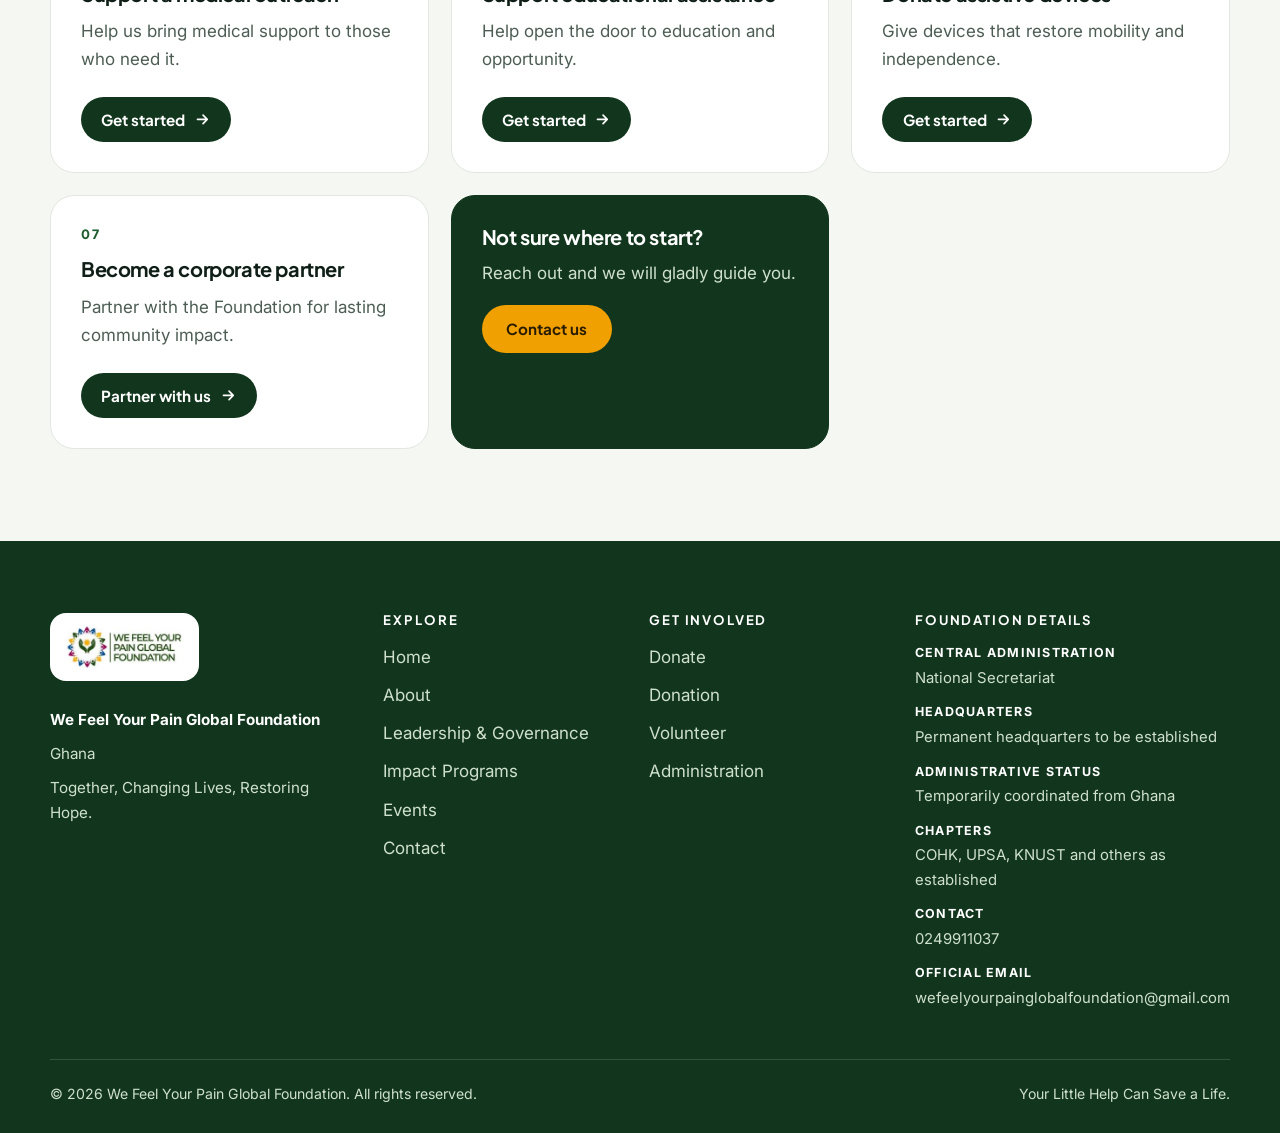
<file: donate.html>
<!doctype html>
<html lang="en" class="no-js">
<head>
<meta charset="utf-8">
<meta name="viewport" content="width=device-width, initial-scale=1">
<title>Donate | We Feel Your Pain Global Foundation</title>
<meta name="description" content="Donate to We Feel Your Pain Global Foundation — give once, give monthly, sponsor a person, support outreach, education or assistive devices, or become a corporate partner.">
<link rel="icon" href="assets/img/logo.png">
<link rel="preconnect" href="https://fonts.googleapis.com">
<link rel="preconnect" href="https://fonts.gstatic.com" crossorigin>
<link href="https://fonts.googleapis.com/css2?family=Inter:wght@400;500;600&family=Plus+Jakarta+Sans:wght@600;700;800&display=swap" rel="stylesheet">
<link rel="stylesheet" href="assets/css/style.css">
</head>
<body>
<a class="skip" href="#main">Skip to content</a>
<header class="site-header">
  <div class="wrap bar">
    <a class="brand" href="index.html" aria-label="We Feel Your Pain Global Foundation — home"><img src="assets/img/logo.png" alt="We Feel Your Pain Global Foundation logo"></a>
    <nav class="main-nav" id="mainNav" aria-label="Primary">
      <a href="index.html">Home</a><a href="about.html">About</a><a class="btn btn-gold nav-donate" href="donate.html" aria-current="page">Donate</a><a href="impact.html">Impact Programs</a><a href="events.html">Events</a><a href="contact.html">Contact</a>
      <div class="nav-more-mobile"><span class="lbl">More</span><a href="administration.html">Administration</a><a href="volunteer.html">Volunteer</a><a href="donation.html">Donation</a></div>
    </nav>
    <div class="bar-actions">
      <div class="menu-wrap">
        <button class="menu-btn" id="menuBtn" aria-expanded="false" aria-controls="menuPanel" aria-haspopup="true">
          <span class="bars" aria-hidden="true"><i></i><i></i><i></i></span><span class="t">Menu</span>
        </button>
        <div class="menu-panel" id="menuPanel"><a href="administration.html"><strong>Administration</strong><small>National Secretariat and administrative structure</small></a><a href="volunteer.html"><strong>Volunteer</strong><small>Engagement and ways to get involved</small></a><a href="donation.html"><strong>Donation</strong><small>Donation details and records</small></a></div>
      </div>
      <button class="burger" id="burger" aria-expanded="false" aria-controls="mainNav" aria-label="Open navigation">
        <span class="bars" aria-hidden="true"><i></i><i></i><i></i></span>
      </button>
    </div>
  </div>
</header>
<main id="main">
<section class="page-hero">
  <div class="wrap">
    <div class="crumbs"><a href="index.html">Home</a> / Donate</div>
    <h1>Make a difference today.</h1>
    <p>Your little help can save a life.</p>
  </div>
</section>
<section>
  <div class="wrap split">
    <div class="reveal">
      <span class="tag">Donations</span>
      <h2>Your Little Help Can Save a Life</h2>
      <p>Your Little Help Can Save a Life provides a strong basis for a donation campaign.</p>
      <p>Your support can help us extend care, restore hope and improve the lives of persons with disabilities and vulnerable individuals.</p>
      <p>Every contribution can help us advance our mission of providing medical, emotional, assistive and educational support.</p>
    </div>
    <div class="reveal"><img src="assets/img/impact-1.jpg" alt="Volunteers gathered around a wheelchair user during an outreach visit" style="border-radius:30px;box-shadow:var(--shadow);aspect-ratio:4/3.4;object-fit:cover;width:100%"></div>
  </div>
</section>
<section class="sec-soft">
  <div class="wrap">
    <div class="sec-head center reveal">
      <span class="tag">Ways to give</span>
      <h2>Choose how you want to help</h2>
    </div>
    <div class="grid g-3"><article class="card give reveal"><span class="num">01</span><h3>Donate once</h3><p>Make a one-time gift toward care, restoration of hope and improved lives.</p>
    <a class="btn btn-dark" href="contact.html?topic=Donate%20once">Get started <svg viewBox="0 0 24 24" fill="none" stroke="currentColor" stroke-width="2.4" stroke-linecap="round" stroke-linejoin="round"><path d="M5 12h14M13 6l6 6-6 6"/></svg></a></article><article class="card give reveal"><span class="num">02</span><h3>Become a monthly donor</h3><p>Give regularly and help us plan and sustain our support.</p>
    <a class="btn btn-dark" href="contact.html?topic=Become%20a%20monthly%20donor">Get started <svg viewBox="0 0 24 24" fill="none" stroke="currentColor" stroke-width="2.4" stroke-linecap="round" stroke-linejoin="round"><path d="M5 12h14M13 6l6 6-6 6"/></svg></a></article><article class="card give reveal"><span class="num">03</span><h3>Sponsor a vulnerable person</h3><p>Stand with an individual and help meet their needs.</p>
    <a class="btn btn-dark" href="contact.html?topic=Sponsor%20a%20vulnerable%20person">Get started <svg viewBox="0 0 24 24" fill="none" stroke="currentColor" stroke-width="2.4" stroke-linecap="round" stroke-linejoin="round"><path d="M5 12h14M13 6l6 6-6 6"/></svg></a></article><article class="card give reveal"><span class="num">04</span><h3>Support a medical outreach</h3><p>Help us bring medical support to those who need it.</p>
    <a class="btn btn-dark" href="contact.html?topic=Support%20a%20medical%20outreach">Get started <svg viewBox="0 0 24 24" fill="none" stroke="currentColor" stroke-width="2.4" stroke-linecap="round" stroke-linejoin="round"><path d="M5 12h14M13 6l6 6-6 6"/></svg></a></article><article class="card give reveal"><span class="num">05</span><h3>Support educational assistance</h3><p>Help open the door to education and opportunity.</p>
    <a class="btn btn-dark" href="contact.html?topic=Support%20educational%20assistance">Get started <svg viewBox="0 0 24 24" fill="none" stroke="currentColor" stroke-width="2.4" stroke-linecap="round" stroke-linejoin="round"><path d="M5 12h14M13 6l6 6-6 6"/></svg></a></article><article class="card give reveal"><span class="num">06</span><h3>Donate assistive devices</h3><p>Give devices that restore mobility and independence.</p>
    <a class="btn btn-dark" href="contact.html?topic=Donate%20assistive%20devices">Get started <svg viewBox="0 0 24 24" fill="none" stroke="currentColor" stroke-width="2.4" stroke-linecap="round" stroke-linejoin="round"><path d="M5 12h14M13 6l6 6-6 6"/></svg></a></article><article class="card give reveal"><span class="num">07</span><h3>Become a corporate partner</h3><p>Partner with the Foundation for lasting community impact.</p>
    <a class="btn btn-dark" href="contact.html?topic=Become%20a%20corporate%20partner">Partner with us <svg viewBox="0 0 24 24" fill="none" stroke="currentColor" stroke-width="2.4" stroke-linecap="round" stroke-linejoin="round"><path d="M5 12h14M13 6l6 6-6 6"/></svg></a></article>
      <article class="card reveal" style="background:var(--green-dark);border-color:var(--green-dark)"><h3 style="color:#fff">Not sure where to start?</h3><p style="color:#cfe0cd">Reach out and we will gladly guide you.</p><div class="cta-row" style="margin-top:18px"><a class="btn btn-gold" href="contact.html">Contact us</a></div></article>
    </div>
  </div>
</section>

</main>
<footer class="site-footer">
  <div class="wrap">
    <div class="foot-grid">
      <div>
        <span class="logo-chip"><img src="assets/img/logo.png" alt="We Feel Your Pain Global Foundation logo"></span>
        <p><strong style="color:#fff">We Feel Your Pain Global Foundation</strong></p>
        <p>Ghana</p>
        <p>Together, Changing Lives, Restoring Hope.</p>
      </div>
      <div>
        <h4>Explore</h4>
        <ul>
          <li><a href="index.html">Home</a></li>
          <li><a href="about.html">About</a></li>
          <li><a href="leadership.html">Leadership &amp; Governance</a></li>
          <li><a href="impact.html">Impact Programs</a></li>
          <li><a href="events.html">Events</a></li>
          <li><a href="contact.html">Contact</a></li>
        </ul>
      </div>
      <div>
        <h4>Get involved</h4>
        <ul>
          <li><a href="donate.html">Donate</a></li>
          <li><a href="donation.html">Donation</a></li>
          <li><a href="volunteer.html">Volunteer</a></li>
          <li><a href="administration.html">Administration</a></li>
        </ul>
      </div>
      <div>
        <h4>Foundation details</h4>
        <dl>
          <div><dt>Central administration</dt><dd>National Secretariat</dd></div>
          <div><dt>Headquarters</dt><dd>Permanent headquarters to be established</dd></div>
          <div><dt>Administrative status</dt><dd>Temporarily coordinated from Ghana</dd></div>
          <div><dt>Chapters</dt><dd>COHK, UPSA, KNUST and others as established</dd></div>
          <div><dt>Contact</dt><dd><a href="tel:0249911037">0249911037</a></dd></div>
          <div><dt>Official email</dt><dd><a href="mailto:wefeelyourpainglobalfoundation@gmail.com">wefeelyourpainglobalfoundation@gmail.com</a></dd></div>
        </dl>
      </div>
    </div>
    <div class="copyright">
      <span>© <span id="year">2026</span> We Feel Your Pain Global Foundation. All rights reserved.</span>
      <span>Your Little Help Can Save a Life.</span>
    </div>
  </div>
</footer>
<script src="assets/js/main.js" defer></script>
</body>
</html>
</file>
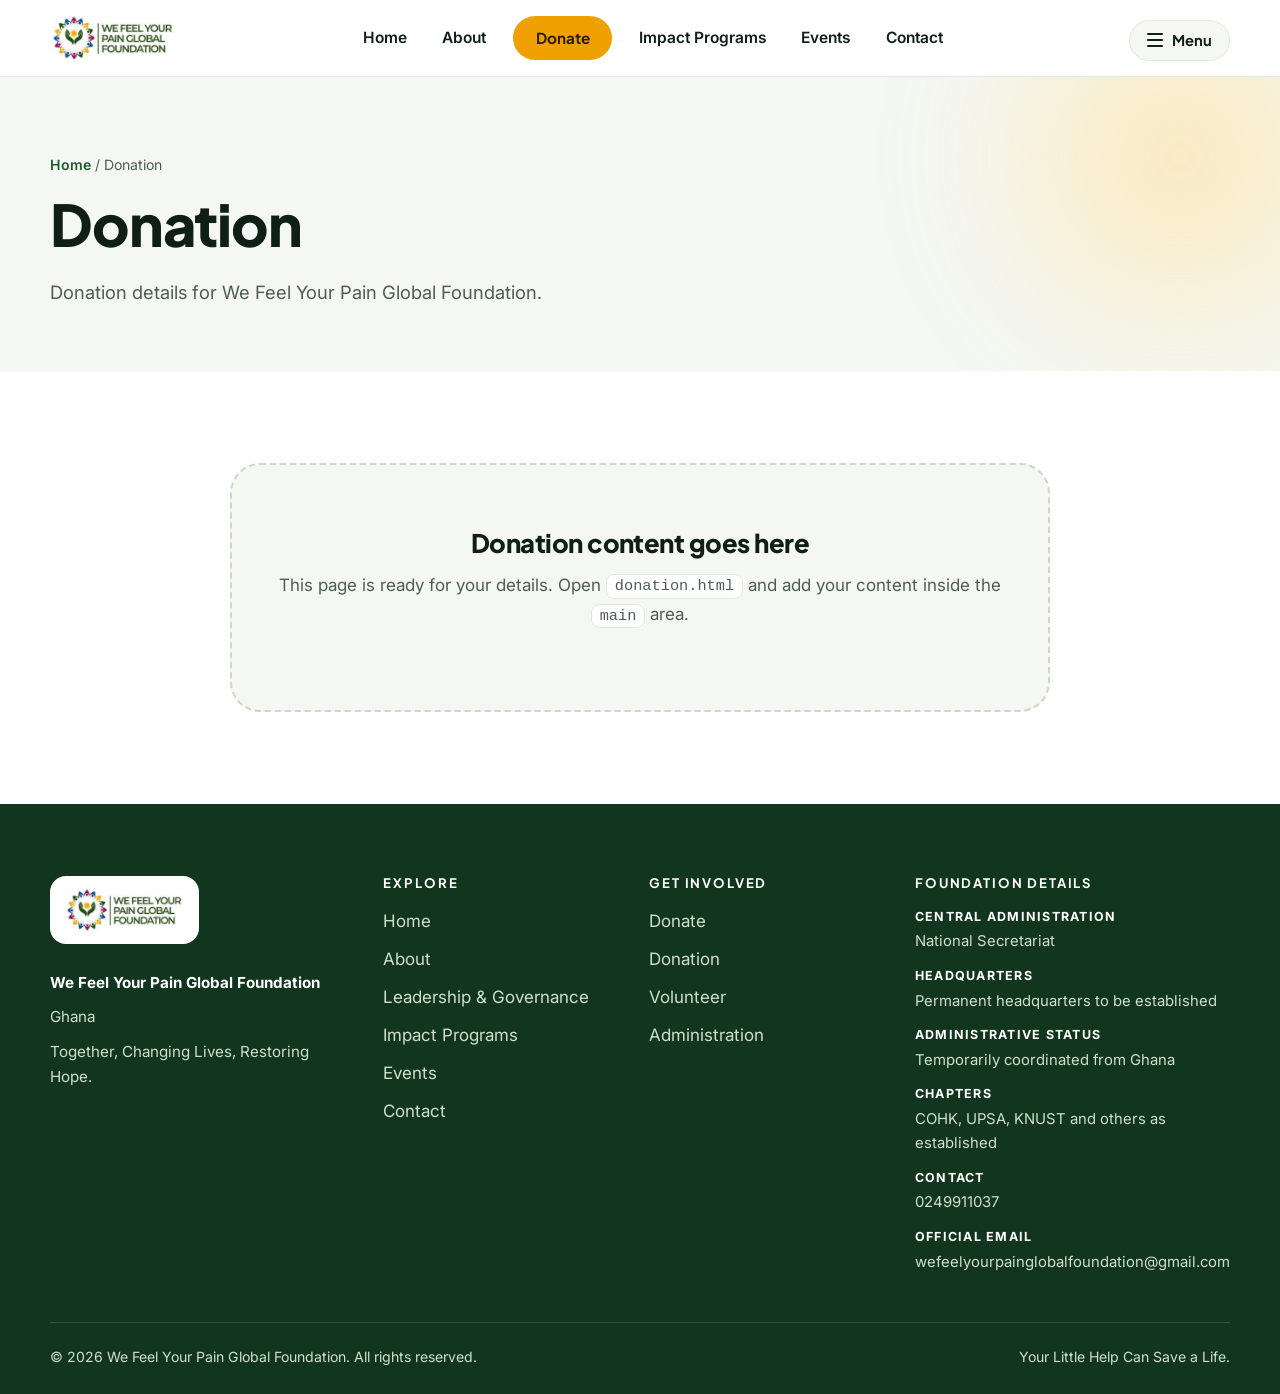
<file: donation.html>
<!doctype html>
<html lang="en" class="no-js">
<head>
<meta charset="utf-8">
<meta name="viewport" content="width=device-width, initial-scale=1">
<title>Donation | We Feel Your Pain Global Foundation</title>
<meta name="description" content="Donation details for We Feel Your Pain Global Foundation.">
<link rel="icon" href="assets/img/logo.png">
<link rel="preconnect" href="https://fonts.googleapis.com">
<link rel="preconnect" href="https://fonts.gstatic.com" crossorigin>
<link href="https://fonts.googleapis.com/css2?family=Inter:wght@400;500;600&family=Plus+Jakarta+Sans:wght@600;700;800&display=swap" rel="stylesheet">
<link rel="stylesheet" href="assets/css/style.css">
</head>
<body>
<a class="skip" href="#main">Skip to content</a>
<header class="site-header">
  <div class="wrap bar">
    <a class="brand" href="index.html" aria-label="We Feel Your Pain Global Foundation — home"><img src="assets/img/logo.png" alt="We Feel Your Pain Global Foundation logo"></a>
    <nav class="main-nav" id="mainNav" aria-label="Primary">
      <a href="index.html">Home</a><a href="about.html">About</a><a class="btn btn-gold nav-donate" href="donate.html">Donate</a><a href="impact.html">Impact Programs</a><a href="events.html">Events</a><a href="contact.html">Contact</a>
      <div class="nav-more-mobile"><span class="lbl">More</span><a href="administration.html">Administration</a><a href="volunteer.html">Volunteer</a><a href="donation.html" aria-current="page">Donation</a></div>
    </nav>
    <div class="bar-actions">
      <div class="menu-wrap">
        <button class="menu-btn" id="menuBtn" aria-expanded="false" aria-controls="menuPanel" aria-haspopup="true">
          <span class="bars" aria-hidden="true"><i></i><i></i><i></i></span><span class="t">Menu</span>
        </button>
        <div class="menu-panel" id="menuPanel"><a href="administration.html"><strong>Administration</strong><small>National Secretariat and administrative structure</small></a><a href="volunteer.html"><strong>Volunteer</strong><small>Engagement and ways to get involved</small></a><a href="donation.html"><strong>Donation</strong><small>Donation details and records</small></a></div>
      </div>
      <button class="burger" id="burger" aria-expanded="false" aria-controls="mainNav" aria-label="Open navigation">
        <span class="bars" aria-hidden="true"><i></i><i></i><i></i></span>
      </button>
    </div>
  </div>
</header>
<main id="main">
<section class="page-hero">
  <div class="wrap">
    <div class="crumbs"><a href="index.html">Home</a> / Donation</div>
    <h1>Donation</h1>
    <p>Donation details for We Feel Your Pain Global Foundation.</p>
  </div>
</section>
<section>
  <div class="wrap narrow">
    <div class="placeholder">
      <h2 style="font-size:1.6rem">Donation content goes here</h2>
      <p style="color:var(--muted)">This page is ready for your details. Open <code>donation.html</code> and add your content inside the <code>main</code> area.</p>
      <!-- ADD YOUR DONATION CONTENT HERE -->
    </div>
  </div>
</section>
</main>
<footer class="site-footer">
  <div class="wrap">
    <div class="foot-grid">
      <div>
        <span class="logo-chip"><img src="assets/img/logo.png" alt="We Feel Your Pain Global Foundation logo"></span>
        <p><strong style="color:#fff">We Feel Your Pain Global Foundation</strong></p>
        <p>Ghana</p>
        <p>Together, Changing Lives, Restoring Hope.</p>
      </div>
      <div>
        <h4>Explore</h4>
        <ul>
          <li><a href="index.html">Home</a></li>
          <li><a href="about.html">About</a></li>
          <li><a href="leadership.html">Leadership &amp; Governance</a></li>
          <li><a href="impact.html">Impact Programs</a></li>
          <li><a href="events.html">Events</a></li>
          <li><a href="contact.html">Contact</a></li>
        </ul>
      </div>
      <div>
        <h4>Get involved</h4>
        <ul>
          <li><a href="donate.html">Donate</a></li>
          <li><a href="donation.html">Donation</a></li>
          <li><a href="volunteer.html">Volunteer</a></li>
          <li><a href="administration.html">Administration</a></li>
        </ul>
      </div>
      <div>
        <h4>Foundation details</h4>
        <dl>
          <div><dt>Central administration</dt><dd>National Secretariat</dd></div>
          <div><dt>Headquarters</dt><dd>Permanent headquarters to be established</dd></div>
          <div><dt>Administrative status</dt><dd>Temporarily coordinated from Ghana</dd></div>
          <div><dt>Chapters</dt><dd>COHK, UPSA, KNUST and others as established</dd></div>
          <div><dt>Contact</dt><dd><a href="tel:0249911037">0249911037</a></dd></div>
          <div><dt>Official email</dt><dd><a href="mailto:wefeelyourpainglobalfoundation@gmail.com">wefeelyourpainglobalfoundation@gmail.com</a></dd></div>
        </dl>
      </div>
    </div>
    <div class="copyright">
      <span>© <span id="year">2026</span> We Feel Your Pain Global Foundation. All rights reserved.</span>
      <span>Your Little Help Can Save a Life.</span>
    </div>
  </div>
</footer>
<script src="assets/js/main.js" defer></script>
</body>
</html>
</file>
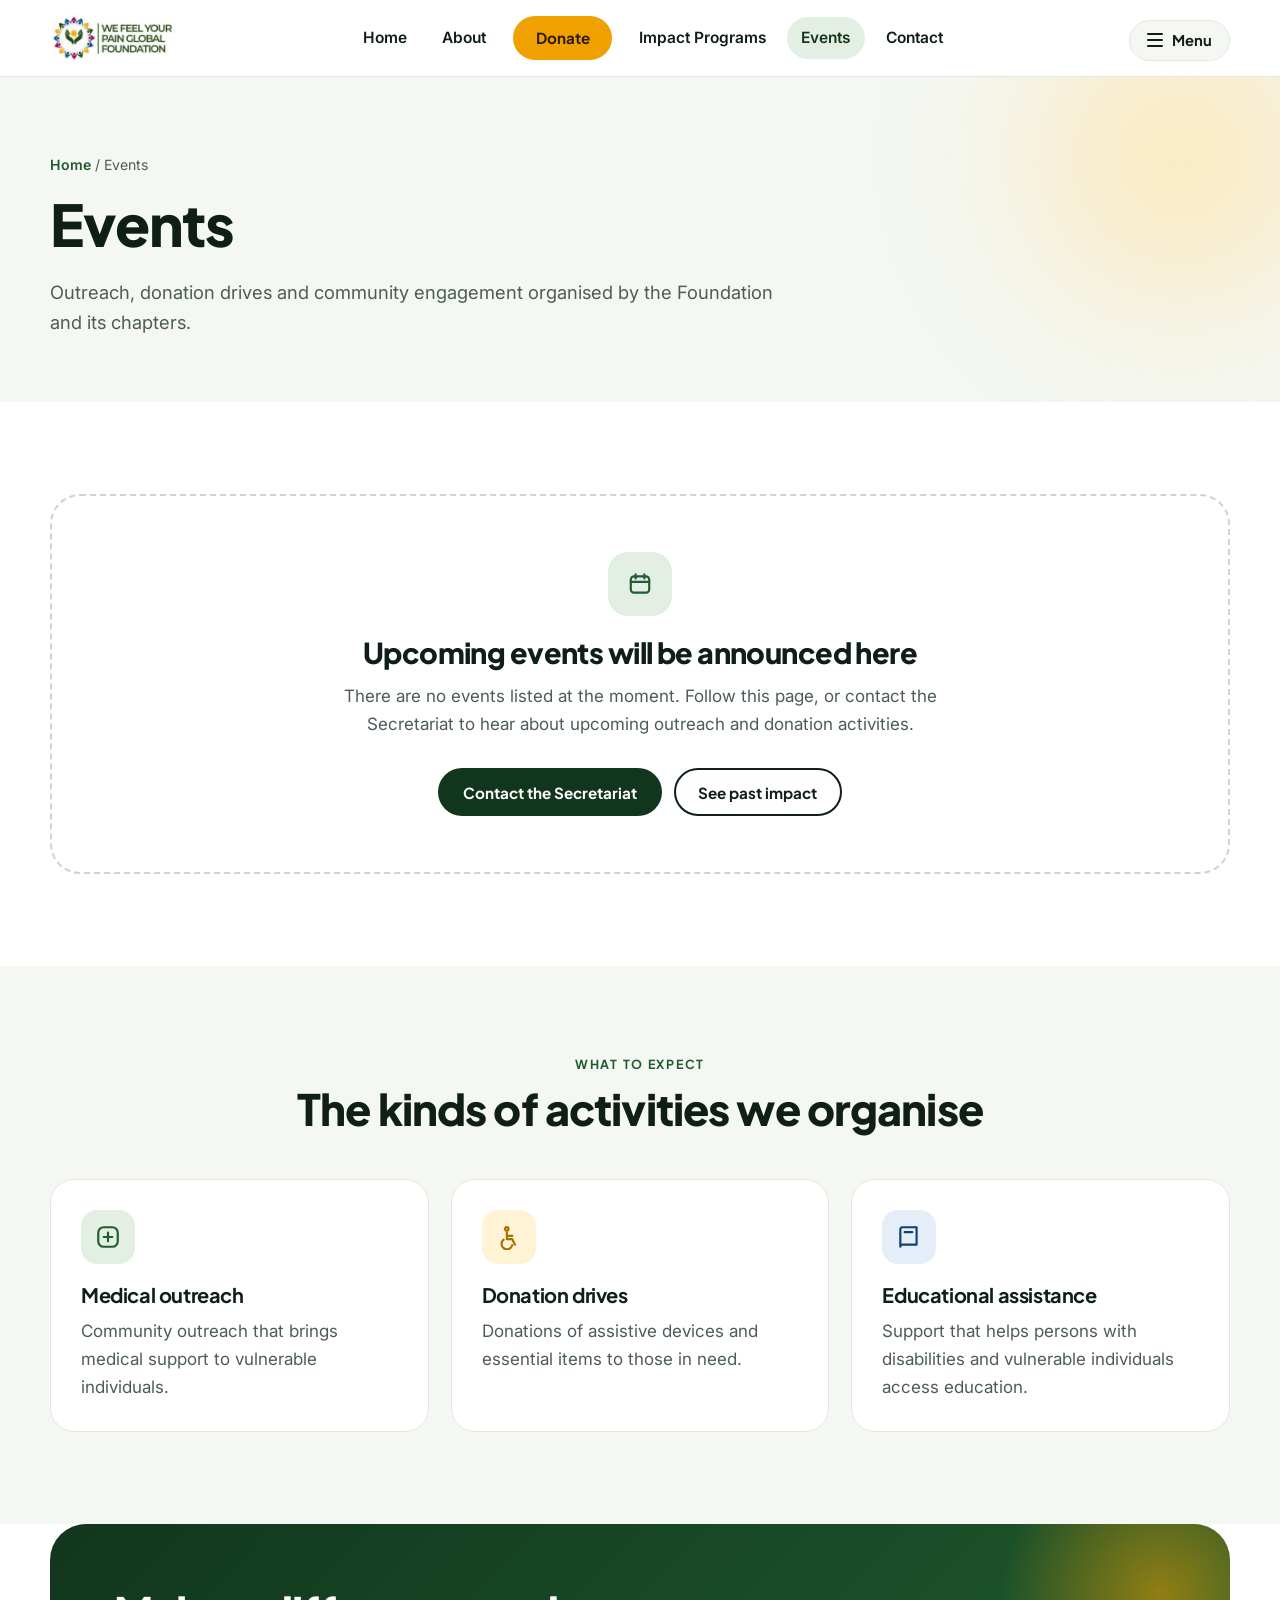
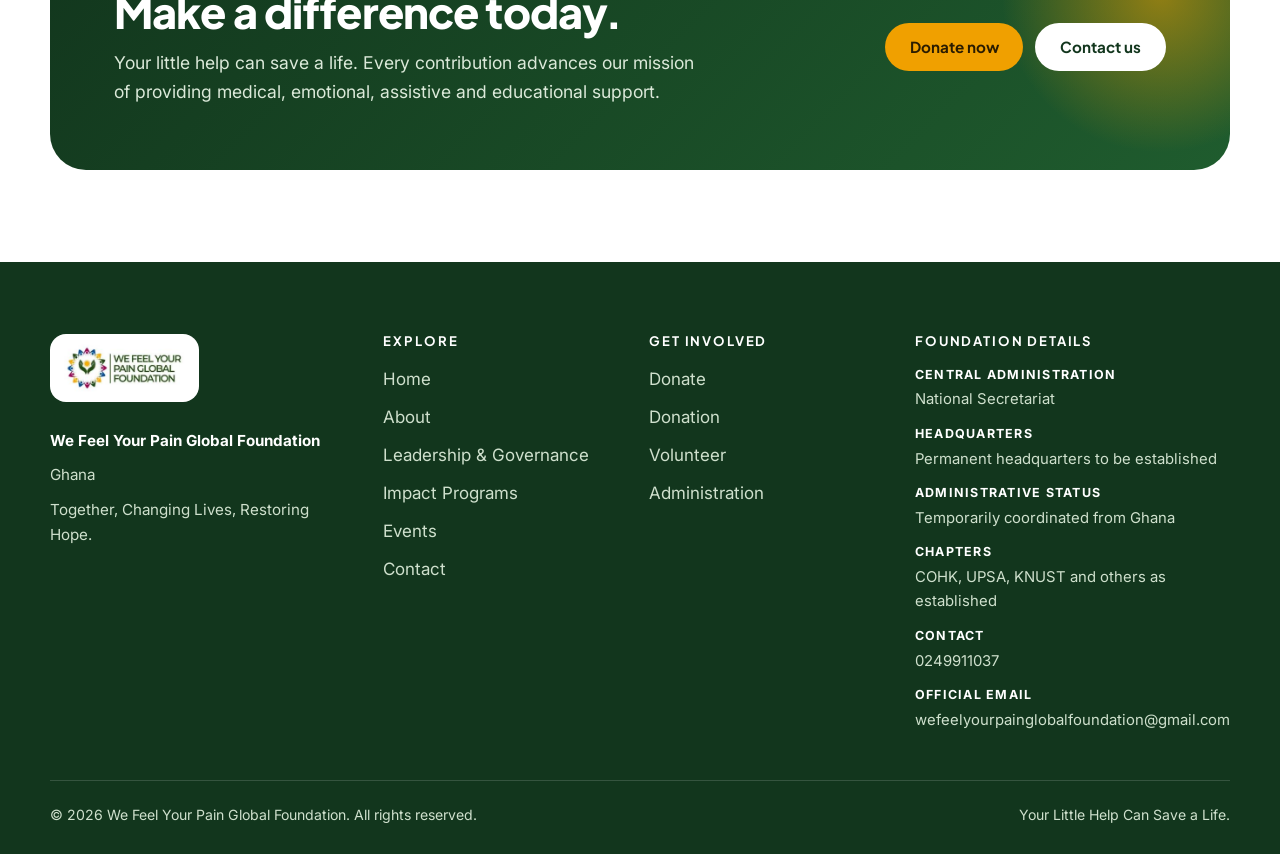
<file: events.html>
<!doctype html>
<html lang="en" class="no-js">
<head>
<meta charset="utf-8">
<meta name="viewport" content="width=device-width, initial-scale=1">
<title>Events | We Feel Your Pain Global Foundation</title>
<meta name="description" content="Events, outreach and donation drives by We Feel Your Pain Global Foundation.">
<link rel="icon" href="assets/img/logo.png">
<link rel="preconnect" href="https://fonts.googleapis.com">
<link rel="preconnect" href="https://fonts.gstatic.com" crossorigin>
<link href="https://fonts.googleapis.com/css2?family=Inter:wght@400;500;600&family=Plus+Jakarta+Sans:wght@600;700;800&display=swap" rel="stylesheet">
<link rel="stylesheet" href="assets/css/style.css">
</head>
<body>
<a class="skip" href="#main">Skip to content</a>
<header class="site-header">
  <div class="wrap bar">
    <a class="brand" href="index.html" aria-label="We Feel Your Pain Global Foundation — home"><img src="assets/img/logo.png" alt="We Feel Your Pain Global Foundation logo"></a>
    <nav class="main-nav" id="mainNav" aria-label="Primary">
      <a href="index.html">Home</a><a href="about.html">About</a><a class="btn btn-gold nav-donate" href="donate.html">Donate</a><a href="impact.html">Impact Programs</a><a href="events.html" aria-current="page">Events</a><a href="contact.html">Contact</a>
      <div class="nav-more-mobile"><span class="lbl">More</span><a href="administration.html">Administration</a><a href="volunteer.html">Volunteer</a><a href="donation.html">Donation</a></div>
    </nav>
    <div class="bar-actions">
      <div class="menu-wrap">
        <button class="menu-btn" id="menuBtn" aria-expanded="false" aria-controls="menuPanel" aria-haspopup="true">
          <span class="bars" aria-hidden="true"><i></i><i></i><i></i></span><span class="t">Menu</span>
        </button>
        <div class="menu-panel" id="menuPanel"><a href="administration.html"><strong>Administration</strong><small>National Secretariat and administrative structure</small></a><a href="volunteer.html"><strong>Volunteer</strong><small>Engagement and ways to get involved</small></a><a href="donation.html"><strong>Donation</strong><small>Donation details and records</small></a></div>
      </div>
      <button class="burger" id="burger" aria-expanded="false" aria-controls="mainNav" aria-label="Open navigation">
        <span class="bars" aria-hidden="true"><i></i><i></i><i></i></span>
      </button>
    </div>
  </div>
</header>
<main id="main">
<section class="page-hero">
  <div class="wrap">
    <div class="crumbs"><a href="index.html">Home</a> / Events</div>
    <h1>Events</h1>
    <p>Outreach, donation drives and community engagement organised by the Foundation and its chapters.</p>
  </div>
</section>
<section>
  <div class="wrap">
    <div class="empty reveal">
      <div class="icon"><svg viewBox="0 0 24 24"><rect x="3.500" y="5" width="17" height="15" rx="3"/><path d="M8 3v4M16 3v4M3.500 10h17"/></svg></div>
      <h2 style="font-size:1.8rem">Upcoming events will be announced here</h2>
      <p>There are no events listed at the moment. Follow this page, or contact the Secretariat to hear about upcoming outreach and donation activities.</p>
      <div class="cta-row" style="justify-content:center"><a class="btn btn-dark" href="contact.html">Contact the Secretariat</a><a class="btn btn-ghost" href="impact.html">See past impact</a></div>
    </div>
    <!-- ADD EVENTS HERE: copy this card for each event
    <article class="card"><span class="tag">Date · Location</span><h3>Event title</h3><p>Short description.</p></article>
    -->
  </div>
</section>
<section class="sec-soft">
  <div class="wrap">
    <div class="sec-head center reveal">
      <span class="tag">What to expect</span>
      <h2>The kinds of activities we organise</h2>
    </div>
    <div class="grid g-3">
      <article class="card reveal"><div class="icon"><svg viewBox="0 0 24 24"><rect x="3" y="3" width="18" height="18" rx="5"/><path d="M12 8v8M8 12h8"/></svg></div><h3>Medical outreach</h3><p>Community outreach that brings medical support to vulnerable individuals.</p></article>
      <article class="card reveal"><div class="icon"><svg viewBox="0 0 24 24"><circle cx="10" cy="4.5" r="1.6"/><path d="M10 8v6h5l2.500 5M10 11h5"/><path d="M7 14.500a5 5 0 1 0 8 5"/></svg></div><h3>Donation drives</h3><p>Donations of assistive devices and essential items to those in need.</p></article>
      <article class="card reveal"><div class="icon"><svg viewBox="0 0 24 24"><path d="M4 5a2 2 0 0 1 2-2h13v16H6a2 2 0 0 0-2 2V5z"/><path d="M8 7.500h7"/></svg></div><h3>Educational assistance</h3><p>Support that helps persons with disabilities and vulnerable individuals access education.</p></article>
    </div>
  </div>
</section>
<section style="padding-top:0">
  <div class="wrap">
    <div class="band reveal">
      <div>
        <h2>Make a difference today.</h2>
        <p>Your little help can save a life. Every contribution advances our mission of providing medical, emotional, assistive and educational support.</p>
      </div>
      <div class="cta-row"><a class="btn btn-gold" href="donate.html">Donate now</a><a class="btn btn-light" href="contact.html">Contact us</a></div>
    </div>
  </div>
</section>

</main>
<footer class="site-footer">
  <div class="wrap">
    <div class="foot-grid">
      <div>
        <span class="logo-chip"><img src="assets/img/logo.png" alt="We Feel Your Pain Global Foundation logo"></span>
        <p><strong style="color:#fff">We Feel Your Pain Global Foundation</strong></p>
        <p>Ghana</p>
        <p>Together, Changing Lives, Restoring Hope.</p>
      </div>
      <div>
        <h4>Explore</h4>
        <ul>
          <li><a href="index.html">Home</a></li>
          <li><a href="about.html">About</a></li>
          <li><a href="leadership.html">Leadership &amp; Governance</a></li>
          <li><a href="impact.html">Impact Programs</a></li>
          <li><a href="events.html">Events</a></li>
          <li><a href="contact.html">Contact</a></li>
        </ul>
      </div>
      <div>
        <h4>Get involved</h4>
        <ul>
          <li><a href="donate.html">Donate</a></li>
          <li><a href="donation.html">Donation</a></li>
          <li><a href="volunteer.html">Volunteer</a></li>
          <li><a href="administration.html">Administration</a></li>
        </ul>
      </div>
      <div>
        <h4>Foundation details</h4>
        <dl>
          <div><dt>Central administration</dt><dd>National Secretariat</dd></div>
          <div><dt>Headquarters</dt><dd>Permanent headquarters to be established</dd></div>
          <div><dt>Administrative status</dt><dd>Temporarily coordinated from Ghana</dd></div>
          <div><dt>Chapters</dt><dd>COHK, UPSA, KNUST and others as established</dd></div>
          <div><dt>Contact</dt><dd><a href="tel:0249911037">0249911037</a></dd></div>
          <div><dt>Official email</dt><dd><a href="mailto:wefeelyourpainglobalfoundation@gmail.com">wefeelyourpainglobalfoundation@gmail.com</a></dd></div>
        </dl>
      </div>
    </div>
    <div class="copyright">
      <span>© <span id="year">2026</span> We Feel Your Pain Global Foundation. All rights reserved.</span>
      <span>Your Little Help Can Save a Life.</span>
    </div>
  </div>
</footer>
<script src="assets/js/main.js" defer></script>
</body>
</html>
</file>
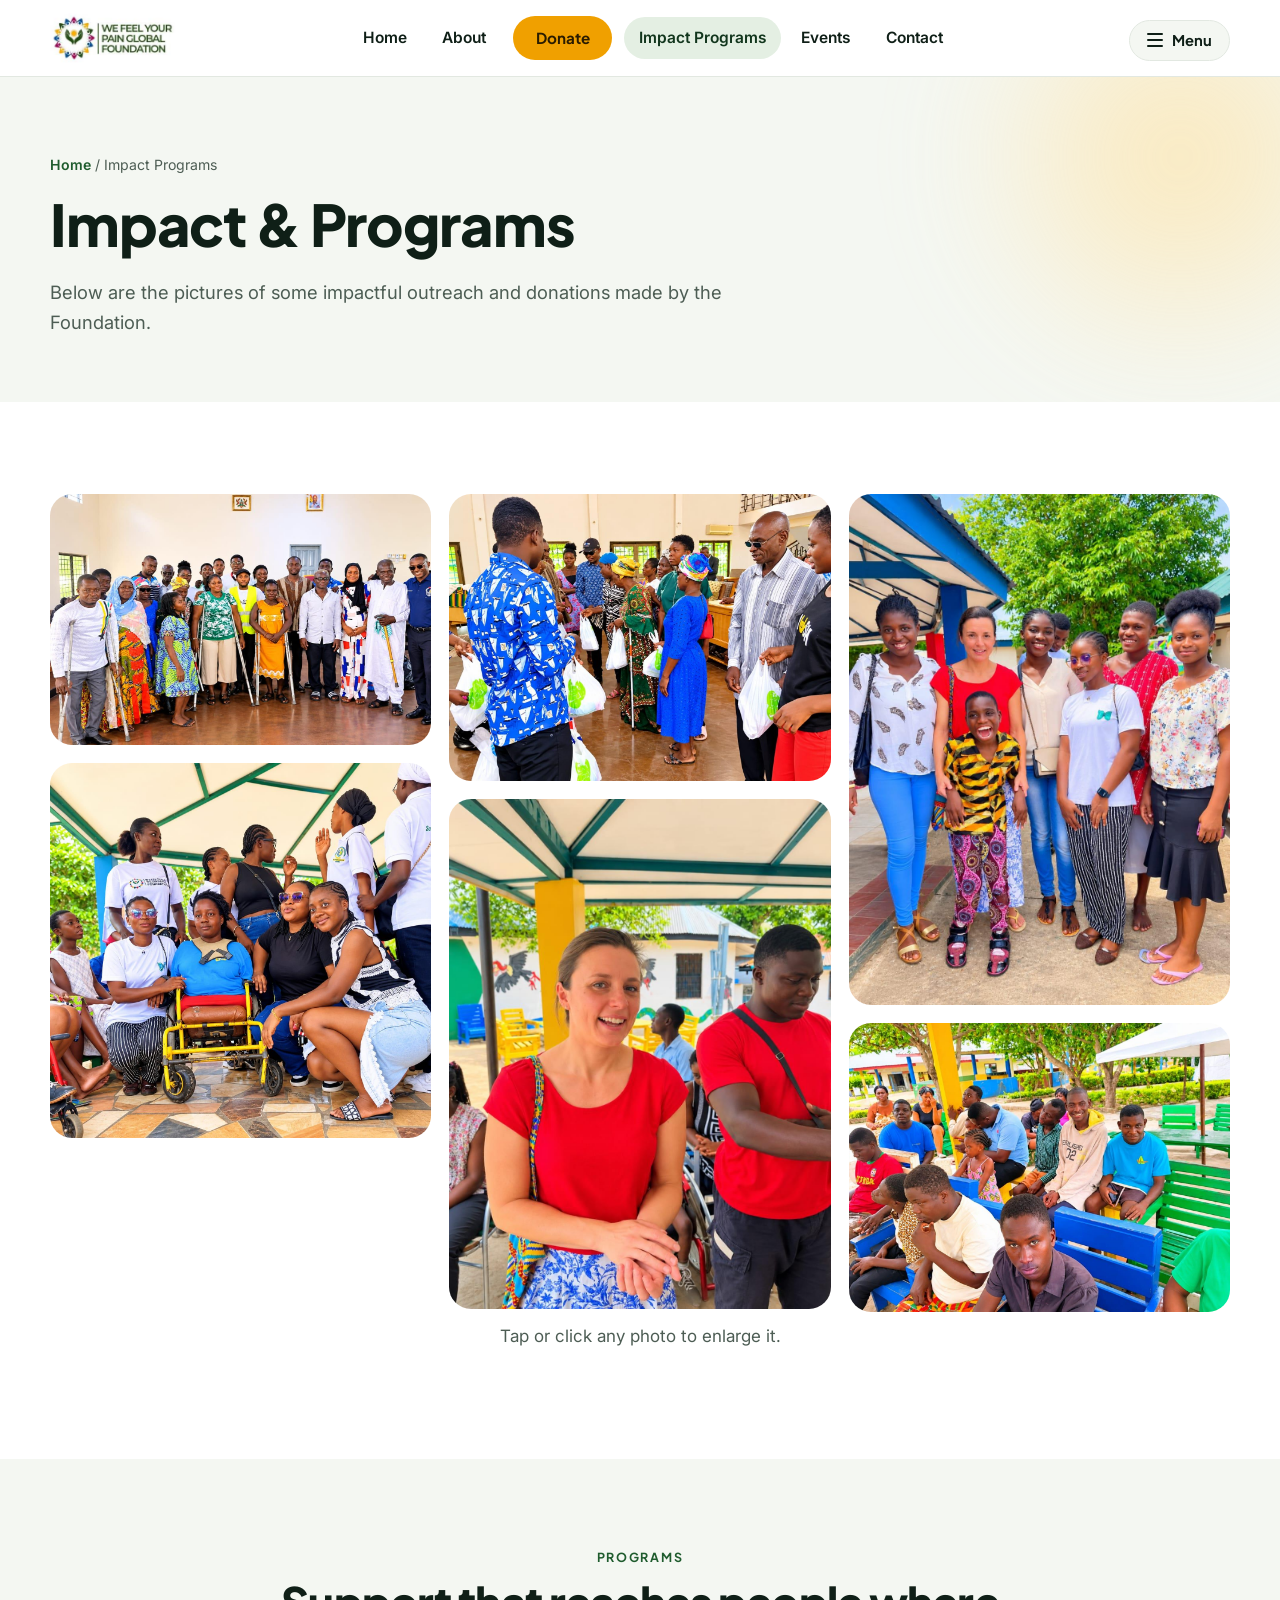
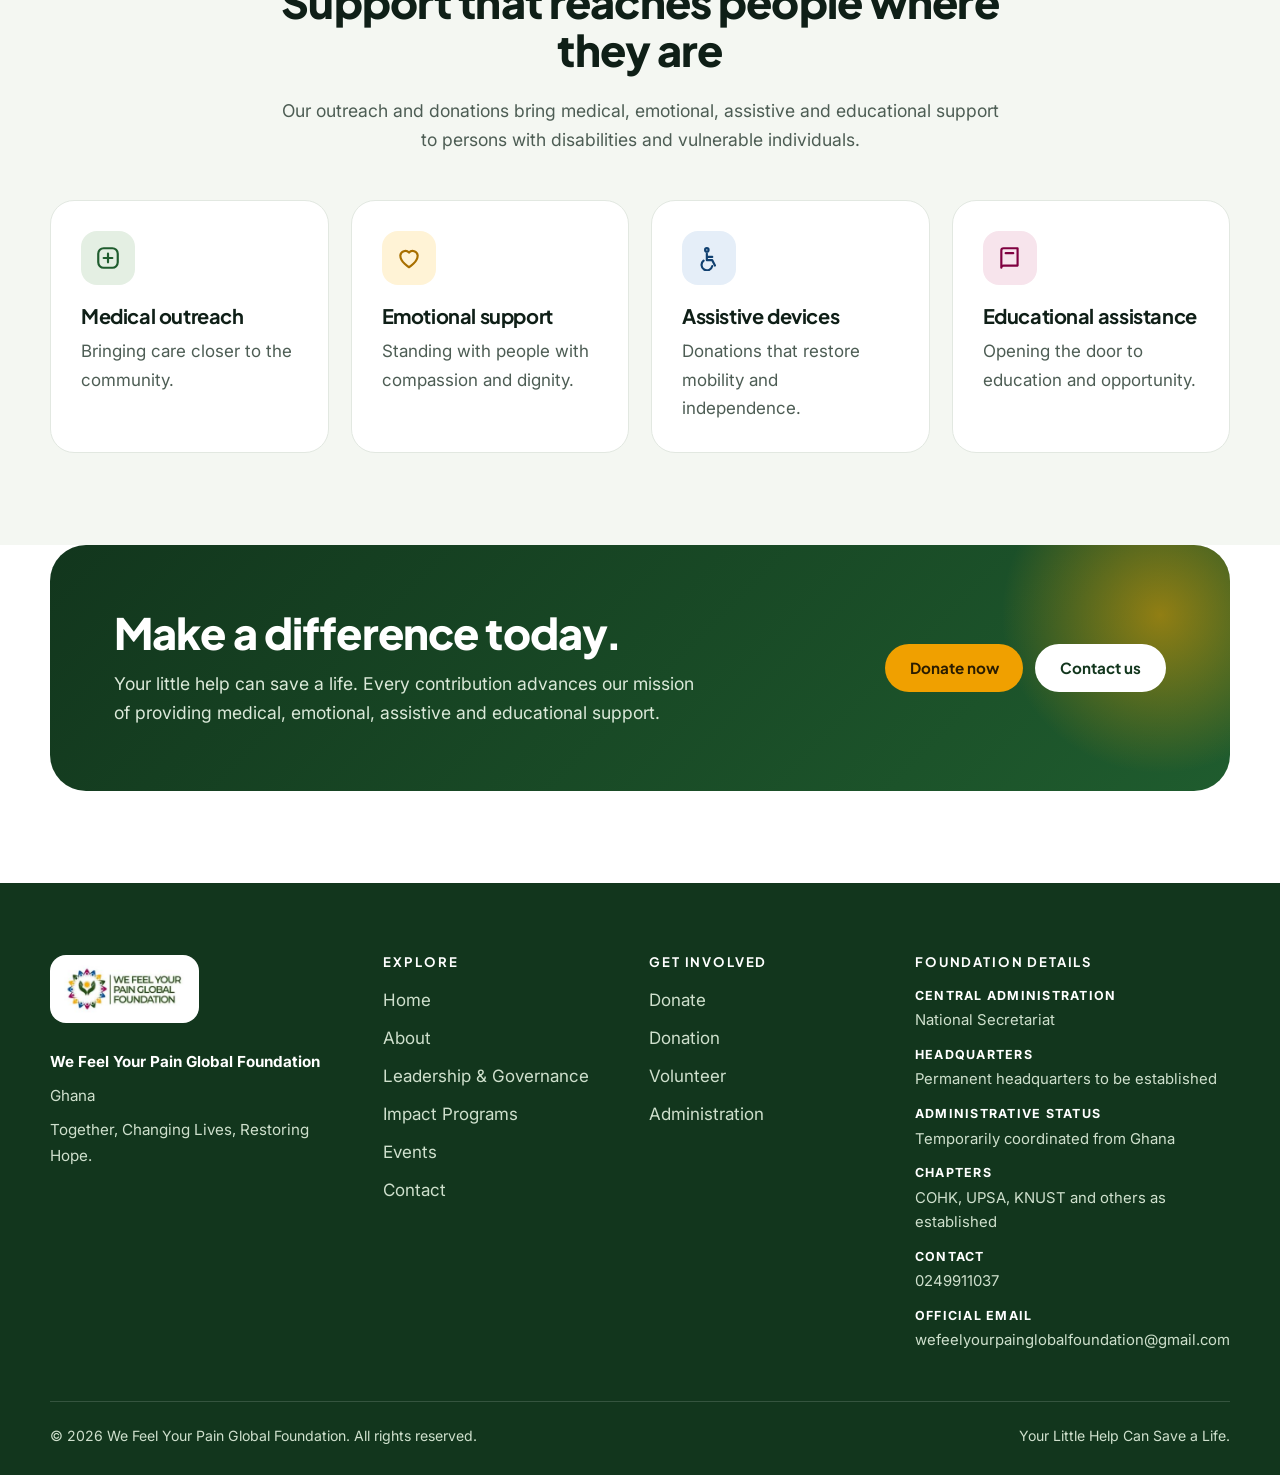
<file: impact.html>
<!doctype html>
<html lang="en" class="no-js">
<head>
<meta charset="utf-8">
<meta name="viewport" content="width=device-width, initial-scale=1">
<title>Impact & Programs | We Feel Your Pain Global Foundation</title>
<meta name="description" content="Photos of impactful outreach and donations made by We Feel Your Pain Global Foundation.">
<link rel="icon" href="assets/img/logo.png">
<link rel="preconnect" href="https://fonts.googleapis.com">
<link rel="preconnect" href="https://fonts.gstatic.com" crossorigin>
<link href="https://fonts.googleapis.com/css2?family=Inter:wght@400;500;600&family=Plus+Jakarta+Sans:wght@600;700;800&display=swap" rel="stylesheet">
<link rel="stylesheet" href="assets/css/style.css">
</head>
<body>
<a class="skip" href="#main">Skip to content</a>
<header class="site-header">
  <div class="wrap bar">
    <a class="brand" href="index.html" aria-label="We Feel Your Pain Global Foundation — home"><img src="assets/img/logo.png" alt="We Feel Your Pain Global Foundation logo"></a>
    <nav class="main-nav" id="mainNav" aria-label="Primary">
      <a href="index.html">Home</a><a href="about.html">About</a><a class="btn btn-gold nav-donate" href="donate.html">Donate</a><a href="impact.html" aria-current="page">Impact Programs</a><a href="events.html">Events</a><a href="contact.html">Contact</a>
      <div class="nav-more-mobile"><span class="lbl">More</span><a href="administration.html">Administration</a><a href="volunteer.html">Volunteer</a><a href="donation.html">Donation</a></div>
    </nav>
    <div class="bar-actions">
      <div class="menu-wrap">
        <button class="menu-btn" id="menuBtn" aria-expanded="false" aria-controls="menuPanel" aria-haspopup="true">
          <span class="bars" aria-hidden="true"><i></i><i></i><i></i></span><span class="t">Menu</span>
        </button>
        <div class="menu-panel" id="menuPanel"><a href="administration.html"><strong>Administration</strong><small>National Secretariat and administrative structure</small></a><a href="volunteer.html"><strong>Volunteer</strong><small>Engagement and ways to get involved</small></a><a href="donation.html"><strong>Donation</strong><small>Donation details and records</small></a></div>
      </div>
      <button class="burger" id="burger" aria-expanded="false" aria-controls="mainNav" aria-label="Open navigation">
        <span class="bars" aria-hidden="true"><i></i><i></i><i></i></span>
      </button>
    </div>
  </div>
</header>
<main id="main">
<section class="page-hero">
  <div class="wrap">
    <div class="crumbs"><a href="index.html">Home</a> / Impact Programs</div>
    <h1>Impact & Programs</h1>
    <p>Below are the pictures of some impactful outreach and donations made by the Foundation.</p>
  </div>
</section>
<section>
  <div class="wrap">
    <div class="masonry reveal"><button class="shot" data-zoom aria-label="Enlarge photo: Foundation team and beneficiaries standing together after a donation of crutches and walking aids"><img src="assets/img/impact-3.jpg" alt="Foundation team and beneficiaries standing together after a donation of crutches and walking aids" loading="lazy"></button><button class="shot" data-zoom aria-label="Enlarge photo: Volunteers gathered around a wheelchair user during an outreach visit"><img src="assets/img/impact-1.jpg" alt="Volunteers gathered around a wheelchair user during an outreach visit" loading="lazy"></button><button class="shot" data-zoom aria-label="Enlarge photo: Beneficiaries receiving donation bags at an outreach"><img src="assets/img/impact-6.jpg" alt="Beneficiaries receiving donation bags at an outreach" loading="lazy"></button><button class="shot" data-zoom aria-label="Enlarge photo: Two outreach participants in red tops at the outreach venue"><img src="assets/img/impact-2.jpg" alt="Two outreach participants in red tops at the outreach venue" loading="lazy"></button><button class="shot" data-zoom aria-label="Enlarge photo: A smiling boy standing with volunteers during a visit"><img src="assets/img/impact-4.jpg" alt="A smiling boy standing with volunteers during a visit" loading="lazy"></button><button class="shot" data-zoom aria-label="Enlarge photo: Community members seated on benches during an outreach"><img src="assets/img/impact-5.jpg" alt="Community members seated on benches during an outreach" loading="lazy"></button></div>
    <p style="text-align:center;color:var(--muted);margin-top:10px">Tap or click any photo to enlarge it.</p>
  </div>
</section>
<section class="sec-soft">
  <div class="wrap">
    <div class="sec-head center reveal">
      <span class="tag">Programs</span>
      <h2>Support that reaches people where they are</h2>
      <p>Our outreach and donations bring medical, emotional, assistive and educational support to persons with disabilities and vulnerable individuals.</p>
    </div>
    <div class="grid g-4">
      <article class="card reveal"><div class="icon"><svg viewBox="0 0 24 24"><rect x="3" y="3" width="18" height="18" rx="5"/><path d="M12 8v8M8 12h8"/></svg></div><h3>Medical outreach</h3><p>Bringing care closer to the community.</p></article>
      <article class="card reveal"><div class="icon"><svg viewBox="0 0 24 24"><path d="M12 20.5S4 15.8 4 9.6A4.6 4.6 0 0 1 12 7a4.6 4.6 0 0 1 8 2.6c0 6.200-8 10.900-8 10.900z"/></svg></div><h3>Emotional support</h3><p>Standing with people with compassion and dignity.</p></article>
      <article class="card reveal"><div class="icon"><svg viewBox="0 0 24 24"><circle cx="10" cy="4.5" r="1.6"/><path d="M10 8v6h5l2.500 5M10 11h5"/><path d="M7 14.500a5 5 0 1 0 8 5"/></svg></div><h3>Assistive devices</h3><p>Donations that restore mobility and independence.</p></article>
      <article class="card reveal"><div class="icon"><svg viewBox="0 0 24 24"><path d="M4 5a2 2 0 0 1 2-2h13v16H6a2 2 0 0 0-2 2V5z"/><path d="M8 7.500h7"/></svg></div><h3>Educational assistance</h3><p>Opening the door to education and opportunity.</p></article>
    </div>
  </div>
</section>
<section style="padding-top:0">
  <div class="wrap">
    <div class="band reveal">
      <div>
        <h2>Make a difference today.</h2>
        <p>Your little help can save a life. Every contribution advances our mission of providing medical, emotional, assistive and educational support.</p>
      </div>
      <div class="cta-row"><a class="btn btn-gold" href="donate.html">Donate now</a><a class="btn btn-light" href="contact.html">Contact us</a></div>
    </div>
  </div>
</section>

</main>
<div class="lightbox" id="lightbox" role="dialog" aria-modal="true" aria-label="Photo viewer"><button type="button" aria-label="Close">&times;</button><img alt=""></div>
<footer class="site-footer">
  <div class="wrap">
    <div class="foot-grid">
      <div>
        <span class="logo-chip"><img src="assets/img/logo.png" alt="We Feel Your Pain Global Foundation logo"></span>
        <p><strong style="color:#fff">We Feel Your Pain Global Foundation</strong></p>
        <p>Ghana</p>
        <p>Together, Changing Lives, Restoring Hope.</p>
      </div>
      <div>
        <h4>Explore</h4>
        <ul>
          <li><a href="index.html">Home</a></li>
          <li><a href="about.html">About</a></li>
          <li><a href="leadership.html">Leadership &amp; Governance</a></li>
          <li><a href="impact.html">Impact Programs</a></li>
          <li><a href="events.html">Events</a></li>
          <li><a href="contact.html">Contact</a></li>
        </ul>
      </div>
      <div>
        <h4>Get involved</h4>
        <ul>
          <li><a href="donate.html">Donate</a></li>
          <li><a href="donation.html">Donation</a></li>
          <li><a href="volunteer.html">Volunteer</a></li>
          <li><a href="administration.html">Administration</a></li>
        </ul>
      </div>
      <div>
        <h4>Foundation details</h4>
        <dl>
          <div><dt>Central administration</dt><dd>National Secretariat</dd></div>
          <div><dt>Headquarters</dt><dd>Permanent headquarters to be established</dd></div>
          <div><dt>Administrative status</dt><dd>Temporarily coordinated from Ghana</dd></div>
          <div><dt>Chapters</dt><dd>COHK, UPSA, KNUST and others as established</dd></div>
          <div><dt>Contact</dt><dd><a href="tel:0249911037">0249911037</a></dd></div>
          <div><dt>Official email</dt><dd><a href="mailto:wefeelyourpainglobalfoundation@gmail.com">wefeelyourpainglobalfoundation@gmail.com</a></dd></div>
        </dl>
      </div>
    </div>
    <div class="copyright">
      <span>© <span id="year">2026</span> We Feel Your Pain Global Foundation. All rights reserved.</span>
      <span>Your Little Help Can Save a Life.</span>
    </div>
  </div>
</footer>
<script src="assets/js/main.js" defer></script>
</body>
</html>
</file>
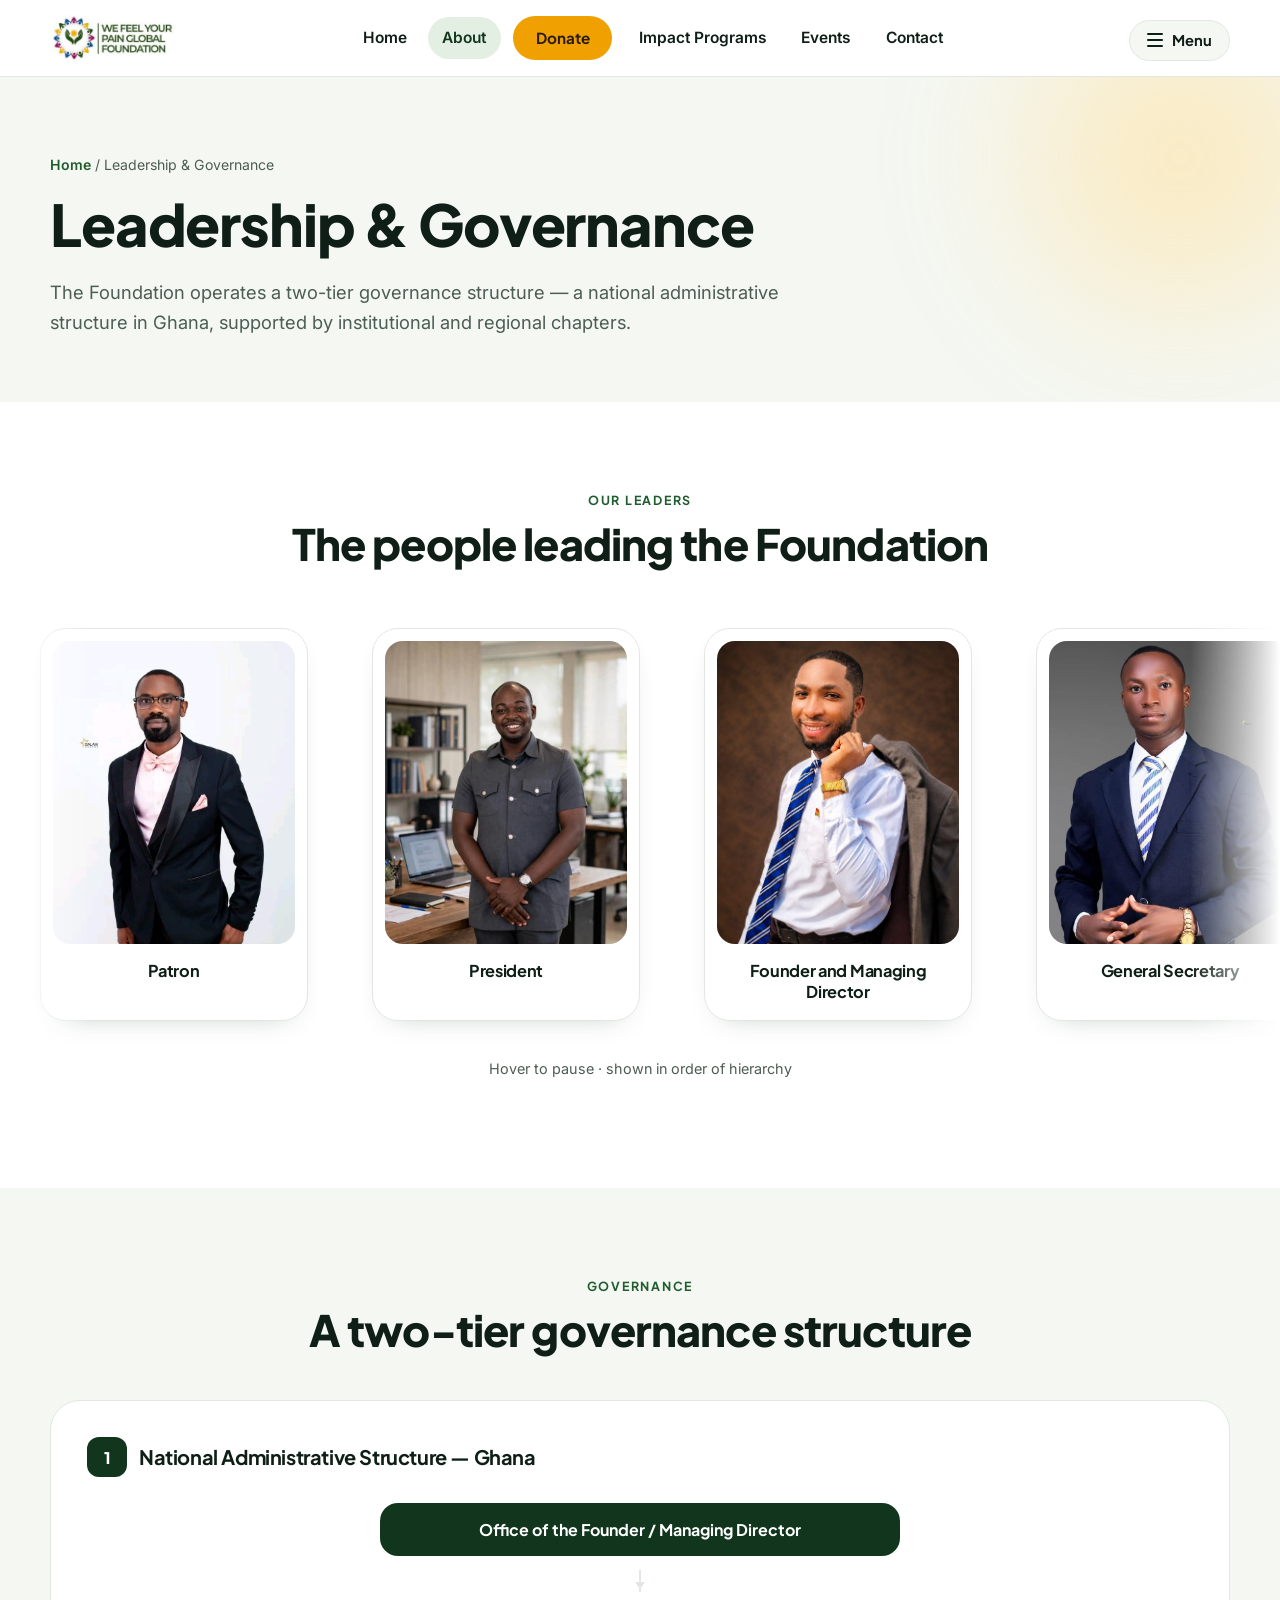
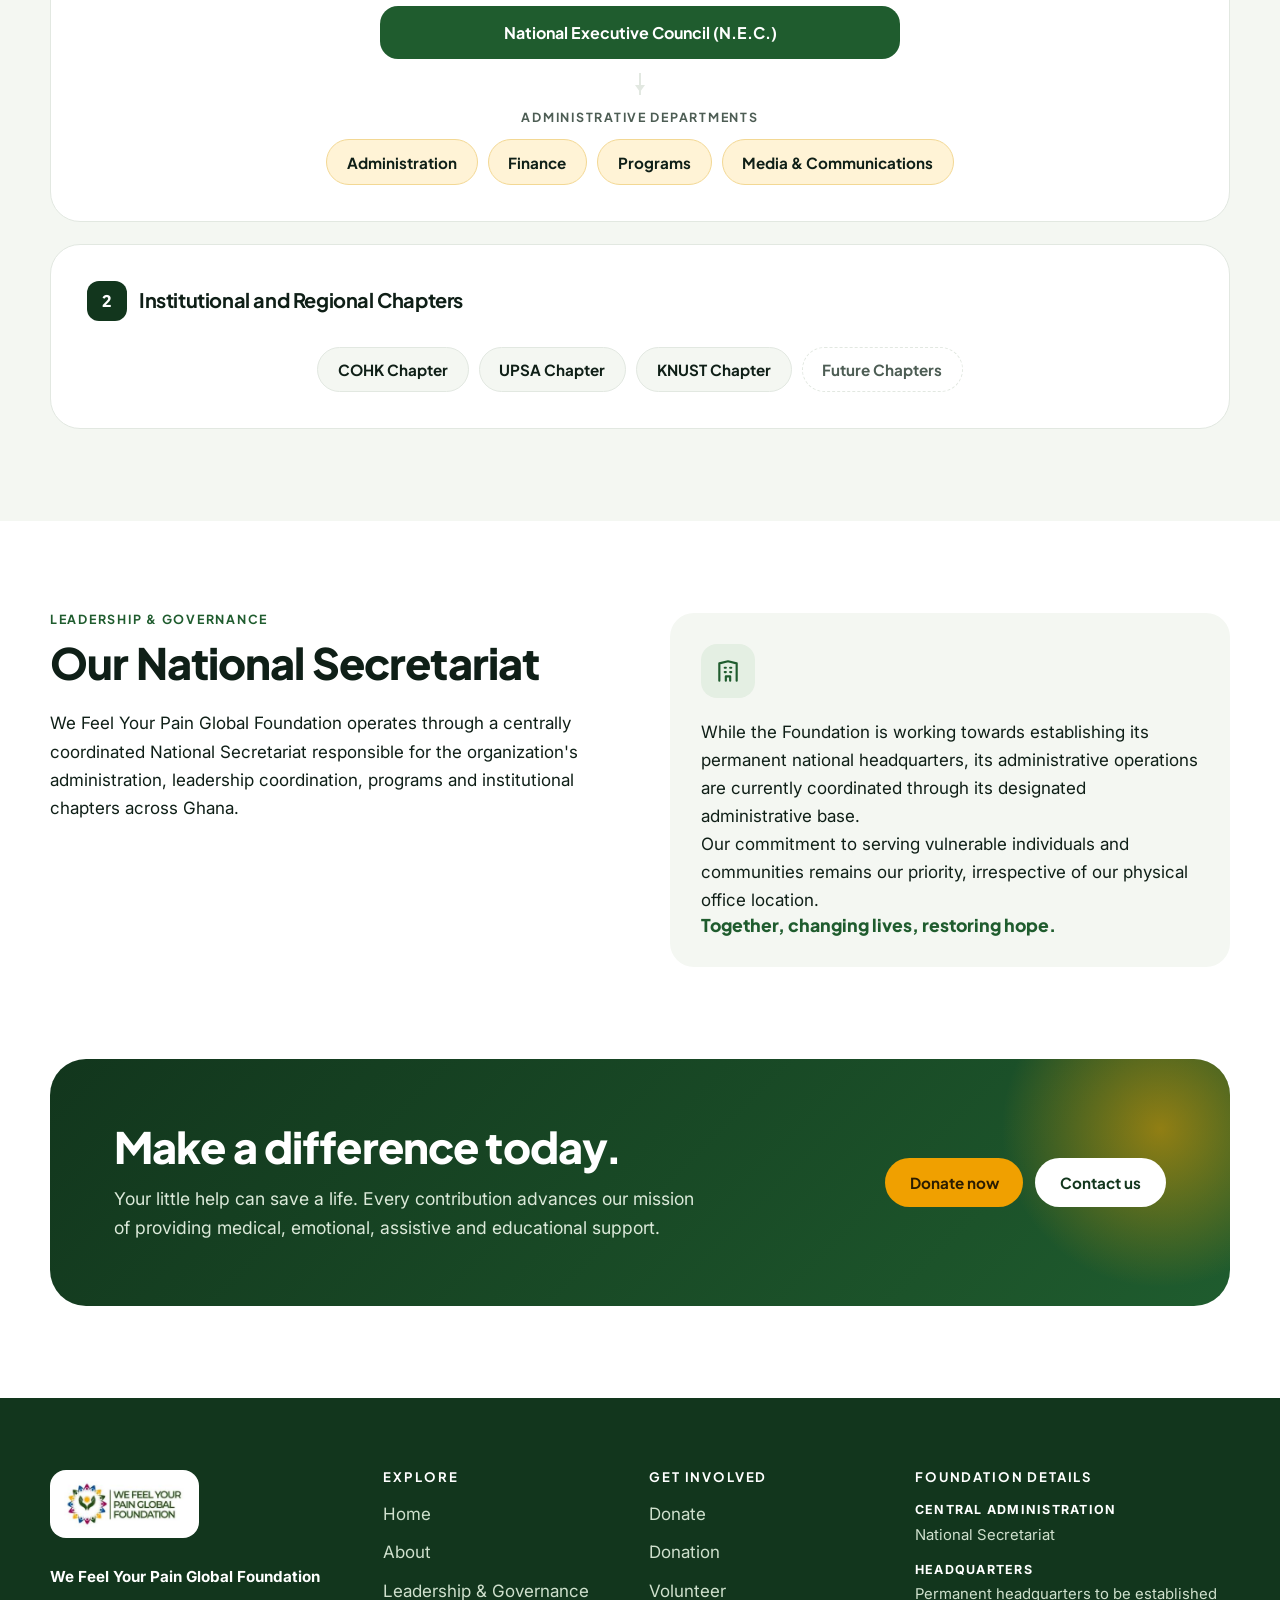
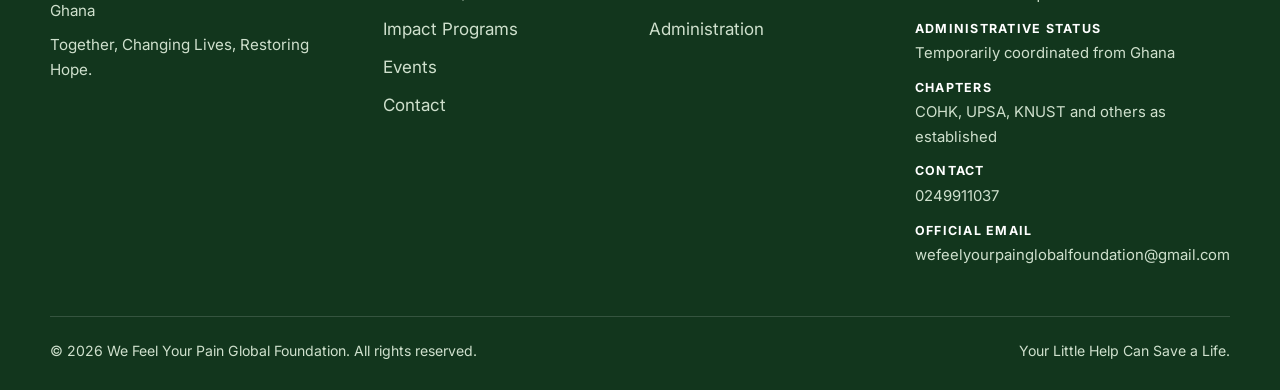
<file: leadership.html>
<!doctype html>
<html lang="en" class="no-js">
<head>
<meta charset="utf-8">
<meta name="viewport" content="width=device-width, initial-scale=1">
<title>Leadership & Governance | We Feel Your Pain Global Foundation</title>
<meta name="description" content="Meet the leaders of We Feel Your Pain Global Foundation and explore our two-tier governance structure and National Secretariat.">
<link rel="icon" href="assets/img/logo.png">
<link rel="preconnect" href="https://fonts.googleapis.com">
<link rel="preconnect" href="https://fonts.gstatic.com" crossorigin>
<link href="https://fonts.googleapis.com/css2?family=Inter:wght@400;500;600&family=Plus+Jakarta+Sans:wght@600;700;800&display=swap" rel="stylesheet">
<link rel="stylesheet" href="assets/css/style.css">
</head>
<body>
<a class="skip" href="#main">Skip to content</a>
<header class="site-header">
  <div class="wrap bar">
    <a class="brand" href="index.html" aria-label="We Feel Your Pain Global Foundation — home"><img src="assets/img/logo.png" alt="We Feel Your Pain Global Foundation logo"></a>
    <nav class="main-nav" id="mainNav" aria-label="Primary">
      <a href="index.html">Home</a><a href="about.html" aria-current="page">About</a><a class="btn btn-gold nav-donate" href="donate.html">Donate</a><a href="impact.html">Impact Programs</a><a href="events.html">Events</a><a href="contact.html">Contact</a>
      <div class="nav-more-mobile"><span class="lbl">More</span><a href="administration.html">Administration</a><a href="volunteer.html">Volunteer</a><a href="donation.html">Donation</a></div>
    </nav>
    <div class="bar-actions">
      <div class="menu-wrap">
        <button class="menu-btn" id="menuBtn" aria-expanded="false" aria-controls="menuPanel" aria-haspopup="true">
          <span class="bars" aria-hidden="true"><i></i><i></i><i></i></span><span class="t">Menu</span>
        </button>
        <div class="menu-panel" id="menuPanel"><a href="administration.html"><strong>Administration</strong><small>National Secretariat and administrative structure</small></a><a href="volunteer.html"><strong>Volunteer</strong><small>Engagement and ways to get involved</small></a><a href="donation.html"><strong>Donation</strong><small>Donation details and records</small></a></div>
      </div>
      <button class="burger" id="burger" aria-expanded="false" aria-controls="mainNav" aria-label="Open navigation">
        <span class="bars" aria-hidden="true"><i></i><i></i><i></i></span>
      </button>
    </div>
  </div>
</header>
<main id="main">
<section class="page-hero">
  <div class="wrap">
    <div class="crumbs"><a href="index.html">Home</a> / Leadership &amp; Governance</div>
    <h1>Leadership & Governance</h1>
    <p>The Foundation operates a two-tier governance structure — a national administrative structure in Ghana, supported by institutional and regional chapters.</p>
  </div>
</section>
<section>
  <div class="wrap">
    <div class="sec-head center reveal">
      <span class="tag">Our leaders</span>
      <h2>The people leading the Foundation</h2>
    </div>
  </div>
  <div class="slider" role="region" aria-label="Foundation leaders, in order of hierarchy">
    <div class="slide-track" id="slideTrack"><figure class="leader" style="margin-top:0;margin-bottom:0"><div class="ph"><img src="assets/img/leader-patron.jpg" alt="Portrait of the Patron"></div><h3>Patron</h3></figure><figure class="leader" style="margin-top:0;margin-bottom:0"><div class="ph"><img src="assets/img/leader-president.jpg" alt="Portrait of the President"></div><h3>President</h3></figure><figure class="leader" style="margin-top:0;margin-bottom:0"><div class="ph"><img src="assets/img/leader-founder.jpg" alt="Portrait of the Founder and Managing Director"></div><h3>Founder and Managing Director</h3></figure><figure class="leader" style="margin-top:0;margin-bottom:0"><div class="ph"><img src="assets/img/leader-secretary.jpg" alt="Portrait of the General Secretary"></div><h3>General Secretary</h3></figure><figure class="leader" style="margin-top:0;margin-bottom:0"><div class="ph"><img src="assets/img/leader-director.jpg" alt="Portrait of the Director (Head of Programs)"></div><h3>Director (Head of Programs)</h3></figure></div>
  </div>
  <p class="slide-note">Hover to pause · shown in order of hierarchy</p>
</section>

<section class="sec-soft">
  <div class="wrap">
    <div class="sec-head center reveal">
      <span class="tag">Governance</span>
      <h2>A two-tier governance structure</h2>
    </div>
    <div class="tier reveal">
      <div class="tier-label"><b>1</b><h3>National Administrative Structure — Ghana</h3></div>
      <div class="flow">
        <div class="node">Office of the Founder / Managing Director</div>
        <div class="arrow"></div>
        <div class="node alt">National Executive Council (N.E.C.)</div>
        <div class="arrow"></div>
        <span class="dept-label">Administrative departments</span>
        <div class="chips gold"><span>Administration</span><span>Finance</span><span>Programs</span><span>Media &amp; Communications</span></div>
      </div>
    </div>
    <div class="tier reveal">
      <div class="tier-label"><b>2</b><h3>Institutional and Regional Chapters</h3></div>
      <div class="chips"><span>COHK Chapter</span><span>UPSA Chapter</span><span>KNUST Chapter</span><span class="dash">Future Chapters</span></div>
    </div>
  </div>
</section>

<section>
  <div class="wrap split top">
    <div class="reveal">
      <span class="tag">Leadership &amp; Governance</span>
      <h2>Our National Secretariat</h2>
      <p>We Feel Your Pain Global Foundation operates through a centrally coordinated National Secretariat responsible for the organization's administration, leadership coordination, programs and institutional chapters across Ghana.</p>
    </div>
    <div class="reveal">
      <div class="card" style="background:var(--soft);border-color:transparent">
        <div class="icon"><svg viewBox="0 0 24 24"><path d="M4 21V5l8-2 8 2v16"/><path d="M9 9h1M14 9h1M9 13h1M14 13h1M10 21v-4h4v4"/></svg></div>
        <p style="color:var(--ink)">While the Foundation is working towards establishing its permanent national headquarters, its administrative operations are currently coordinated through its designated administrative base.</p>
        <p style="color:var(--ink)">Our commitment to serving vulnerable individuals and communities remains our priority, irrespective of our physical office location.</p>
        <p style="margin:0;font:800 1.1rem var(--font-head);color:var(--green)">Together, changing lives, restoring hope.</p>
      </div>
    </div>
  </div>
</section>
<section style="padding-top:0">
  <div class="wrap">
    <div class="band reveal">
      <div>
        <h2>Make a difference today.</h2>
        <p>Your little help can save a life. Every contribution advances our mission of providing medical, emotional, assistive and educational support.</p>
      </div>
      <div class="cta-row"><a class="btn btn-gold" href="donate.html">Donate now</a><a class="btn btn-light" href="contact.html">Contact us</a></div>
    </div>
  </div>
</section>

</main>
<footer class="site-footer">
  <div class="wrap">
    <div class="foot-grid">
      <div>
        <span class="logo-chip"><img src="assets/img/logo.png" alt="We Feel Your Pain Global Foundation logo"></span>
        <p><strong style="color:#fff">We Feel Your Pain Global Foundation</strong></p>
        <p>Ghana</p>
        <p>Together, Changing Lives, Restoring Hope.</p>
      </div>
      <div>
        <h4>Explore</h4>
        <ul>
          <li><a href="index.html">Home</a></li>
          <li><a href="about.html">About</a></li>
          <li><a href="leadership.html">Leadership &amp; Governance</a></li>
          <li><a href="impact.html">Impact Programs</a></li>
          <li><a href="events.html">Events</a></li>
          <li><a href="contact.html">Contact</a></li>
        </ul>
      </div>
      <div>
        <h4>Get involved</h4>
        <ul>
          <li><a href="donate.html">Donate</a></li>
          <li><a href="donation.html">Donation</a></li>
          <li><a href="volunteer.html">Volunteer</a></li>
          <li><a href="administration.html">Administration</a></li>
        </ul>
      </div>
      <div>
        <h4>Foundation details</h4>
        <dl>
          <div><dt>Central administration</dt><dd>National Secretariat</dd></div>
          <div><dt>Headquarters</dt><dd>Permanent headquarters to be established</dd></div>
          <div><dt>Administrative status</dt><dd>Temporarily coordinated from Ghana</dd></div>
          <div><dt>Chapters</dt><dd>COHK, UPSA, KNUST and others as established</dd></div>
          <div><dt>Contact</dt><dd><a href="tel:0249911037">0249911037</a></dd></div>
          <div><dt>Official email</dt><dd><a href="mailto:wefeelyourpainglobalfoundation@gmail.com">wefeelyourpainglobalfoundation@gmail.com</a></dd></div>
        </dl>
      </div>
    </div>
    <div class="copyright">
      <span>© <span id="year">2026</span> We Feel Your Pain Global Foundation. All rights reserved.</span>
      <span>Your Little Help Can Save a Life.</span>
    </div>
  </div>
</footer>
<script src="assets/js/main.js" defer></script>
</body>
</html>
</file>
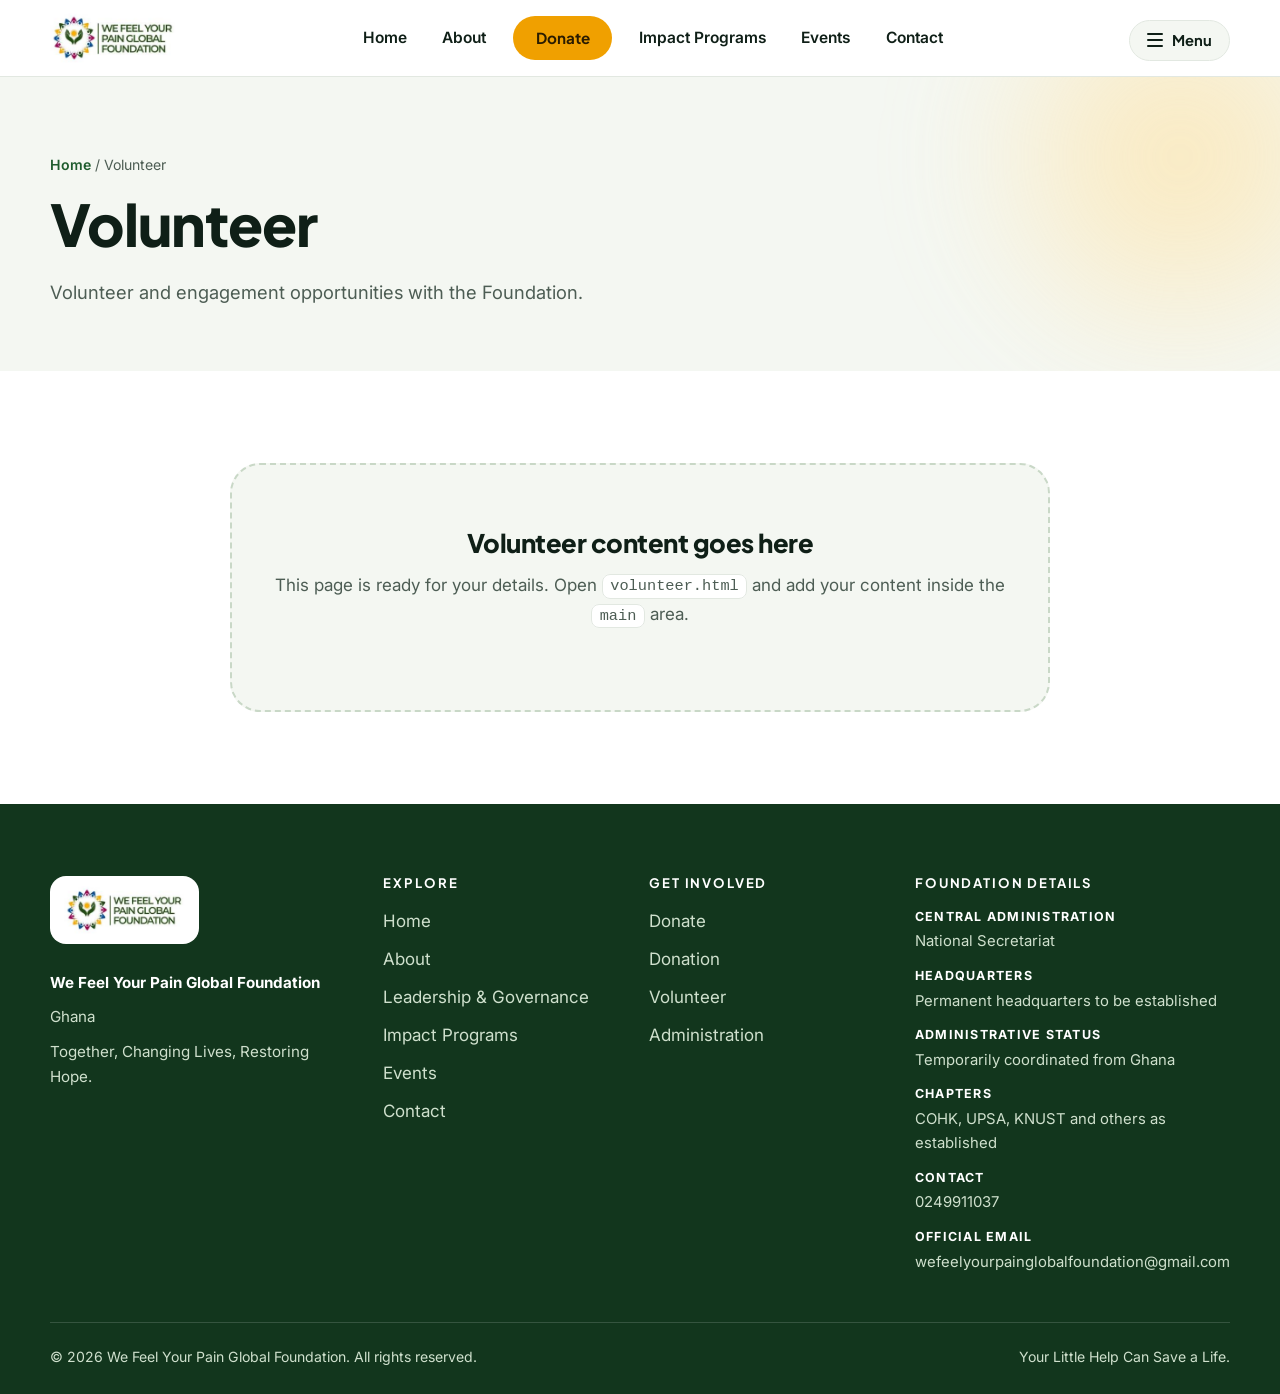
<file: volunteer.html>
<!doctype html>
<html lang="en" class="no-js">
<head>
<meta charset="utf-8">
<meta name="viewport" content="width=device-width, initial-scale=1">
<title>Volunteer | We Feel Your Pain Global Foundation</title>
<meta name="description" content="Volunteer and engagement opportunities with the Foundation.">
<link rel="icon" href="assets/img/logo.png">
<link rel="preconnect" href="https://fonts.googleapis.com">
<link rel="preconnect" href="https://fonts.gstatic.com" crossorigin>
<link href="https://fonts.googleapis.com/css2?family=Inter:wght@400;500;600&family=Plus+Jakarta+Sans:wght@600;700;800&display=swap" rel="stylesheet">
<link rel="stylesheet" href="assets/css/style.css">
</head>
<body>
<a class="skip" href="#main">Skip to content</a>
<header class="site-header">
  <div class="wrap bar">
    <a class="brand" href="index.html" aria-label="We Feel Your Pain Global Foundation — home"><img src="assets/img/logo.png" alt="We Feel Your Pain Global Foundation logo"></a>
    <nav class="main-nav" id="mainNav" aria-label="Primary">
      <a href="index.html">Home</a><a href="about.html">About</a><a class="btn btn-gold nav-donate" href="donate.html">Donate</a><a href="impact.html">Impact Programs</a><a href="events.html">Events</a><a href="contact.html">Contact</a>
      <div class="nav-more-mobile"><span class="lbl">More</span><a href="administration.html">Administration</a><a href="volunteer.html" aria-current="page">Volunteer</a><a href="donation.html">Donation</a></div>
    </nav>
    <div class="bar-actions">
      <div class="menu-wrap">
        <button class="menu-btn" id="menuBtn" aria-expanded="false" aria-controls="menuPanel" aria-haspopup="true">
          <span class="bars" aria-hidden="true"><i></i><i></i><i></i></span><span class="t">Menu</span>
        </button>
        <div class="menu-panel" id="menuPanel"><a href="administration.html"><strong>Administration</strong><small>National Secretariat and administrative structure</small></a><a href="volunteer.html"><strong>Volunteer</strong><small>Engagement and ways to get involved</small></a><a href="donation.html"><strong>Donation</strong><small>Donation details and records</small></a></div>
      </div>
      <button class="burger" id="burger" aria-expanded="false" aria-controls="mainNav" aria-label="Open navigation">
        <span class="bars" aria-hidden="true"><i></i><i></i><i></i></span>
      </button>
    </div>
  </div>
</header>
<main id="main">
<section class="page-hero">
  <div class="wrap">
    <div class="crumbs"><a href="index.html">Home</a> / Volunteer</div>
    <h1>Volunteer</h1>
    <p>Volunteer and engagement opportunities with the Foundation.</p>
  </div>
</section>
<section>
  <div class="wrap narrow">
    <div class="placeholder">
      <h2 style="font-size:1.6rem">Volunteer content goes here</h2>
      <p style="color:var(--muted)">This page is ready for your details. Open <code>volunteer.html</code> and add your content inside the <code>main</code> area.</p>
      <!-- ADD YOUR VOLUNTEER CONTENT HERE -->
    </div>
  </div>
</section>
</main>
<footer class="site-footer">
  <div class="wrap">
    <div class="foot-grid">
      <div>
        <span class="logo-chip"><img src="assets/img/logo.png" alt="We Feel Your Pain Global Foundation logo"></span>
        <p><strong style="color:#fff">We Feel Your Pain Global Foundation</strong></p>
        <p>Ghana</p>
        <p>Together, Changing Lives, Restoring Hope.</p>
      </div>
      <div>
        <h4>Explore</h4>
        <ul>
          <li><a href="index.html">Home</a></li>
          <li><a href="about.html">About</a></li>
          <li><a href="leadership.html">Leadership &amp; Governance</a></li>
          <li><a href="impact.html">Impact Programs</a></li>
          <li><a href="events.html">Events</a></li>
          <li><a href="contact.html">Contact</a></li>
        </ul>
      </div>
      <div>
        <h4>Get involved</h4>
        <ul>
          <li><a href="donate.html">Donate</a></li>
          <li><a href="donation.html">Donation</a></li>
          <li><a href="volunteer.html">Volunteer</a></li>
          <li><a href="administration.html">Administration</a></li>
        </ul>
      </div>
      <div>
        <h4>Foundation details</h4>
        <dl>
          <div><dt>Central administration</dt><dd>National Secretariat</dd></div>
          <div><dt>Headquarters</dt><dd>Permanent headquarters to be established</dd></div>
          <div><dt>Administrative status</dt><dd>Temporarily coordinated from Ghana</dd></div>
          <div><dt>Chapters</dt><dd>COHK, UPSA, KNUST and others as established</dd></div>
          <div><dt>Contact</dt><dd><a href="tel:0249911037">0249911037</a></dd></div>
          <div><dt>Official email</dt><dd><a href="mailto:wefeelyourpainglobalfoundation@gmail.com">wefeelyourpainglobalfoundation@gmail.com</a></dd></div>
        </dl>
      </div>
    </div>
    <div class="copyright">
      <span>© <span id="year">2026</span> We Feel Your Pain Global Foundation. All rights reserved.</span>
      <span>Your Little Help Can Save a Life.</span>
    </div>
  </div>
</footer>
<script src="assets/js/main.js" defer></script>
</body>
</html>
</file>
<file: assets/css/style.css>
/* =========================================================
   We Feel Your Pain Global Foundation — shared styles
   Layout/feel inspired by the UX Design Institute site:
   airy white canvas, soft gradients, big rounded cards, pill buttons.
   ========================================================= */
:root{
  --bg:#ffffff;
  --soft:#f4f7f2;
  --soft-2:#eef3ec;
  --ink:#0f1f17;
  --muted:#4d5d54;
  --line:#e2e8e1;
  --green:#1f5c2e;
  --green-dark:#12361d;
  --green-tint:#e4efe3;
  --gold:#f0a000;
  --gold-soft:#fff3d6;
  --navy:#104070;
  --berry:#800040;
  --radius:24px;
  --radius-sm:14px;
  --shadow:0 18px 50px -24px rgba(18,54,29,.35);
  --font-head:"Plus Jakarta Sans","Inter",system-ui,-apple-system,"Segoe UI",Roboto,sans-serif;
  --font-body:"Inter",system-ui,-apple-system,"Segoe UI",Roboto,sans-serif;
}
*,*::before,*::after{box-sizing:border-box}
html{scroll-behavior:smooth}
body{
  margin:0;background:var(--bg);color:var(--ink);
  font-family:var(--font-body);font-size:17px;line-height:1.65;
  -webkit-font-smoothing:antialiased;
}
img{max-width:100%;display:block}
a{color:inherit}
h1,h2,h3,h4{font-family:var(--font-head);line-height:1.12;letter-spacing:-.02em;margin:0 0 .5em;color:var(--ink)}
h1{font-size:clamp(2.4rem,5.4vw,4.2rem);font-weight:800}
h2{font-size:clamp(1.8rem,3.6vw,2.7rem);font-weight:800}
h3{font-size:1.25rem;font-weight:700}
p{margin:0 0 1em}
.wrap{width:min(1180px,100% - 40px);margin-inline:auto}
.narrow{width:min(820px,100% - 40px);margin-inline:auto}
.skip{position:absolute;left:-999px;top:8px;background:var(--ink);color:#fff;padding:10px 16px;border-radius:10px;z-index:100}
.skip:focus{left:12px}
:focus-visible{outline:3px solid var(--gold);outline-offset:3px;border-radius:8px}

/* ---------- Buttons ---------- */
.btn{
  display:inline-flex;align-items:center;justify-content:center;gap:.55em;
  font:700 .95rem/1 var(--font-head);text-decoration:none;cursor:pointer;
  padding:.95em 1.5em;border-radius:999px;border:2px solid transparent;
  transition:transform .18s ease,box-shadow .18s ease,background .18s ease,color .18s ease;
}
.btn:hover{transform:translateY(-2px)}
.btn-dark{background:var(--green-dark);color:#fff}
.btn-dark:hover{background:var(--green);box-shadow:0 12px 26px -12px rgba(18,54,29,.6)}
.btn-gold{background:var(--gold);color:#2a1c00}
.btn-gold:hover{box-shadow:0 12px 26px -12px rgba(240,160,0,.9)}
.btn-ghost{background:transparent;border-color:var(--ink);color:var(--ink)}
.btn-ghost:hover{background:var(--ink);color:#fff}
.btn-light{background:#fff;color:var(--green-dark)}
.btn svg{width:1.1em;height:1.1em}

/* ---------- Header ---------- */
.site-header{
  position:sticky;top:0;z-index:50;
  background:rgba(255,255,255,.86);backdrop-filter:saturate(1.4) blur(14px);
  -webkit-backdrop-filter:saturate(1.4) blur(14px);
  border-bottom:1px solid var(--line);
}
.bar{display:flex;align-items:center;justify-content:space-between;gap:20px;min-height:76px}
.brand img{height:50px;width:auto}
.main-nav{display:flex;align-items:center;gap:6px}
.main-nav a:not(.btn){
  text-decoration:none;font-weight:600;font-size:.97rem;color:var(--ink);
  padding:.55em .95em;border-radius:999px;transition:background .15s;
}
.main-nav a:not(.btn):hover{background:var(--soft-2)}
.main-nav a[aria-current="page"]:not(.btn){background:var(--green-tint);color:var(--green-dark)}
.nav-donate{padding:.8em 1.35em;margin-inline:6px}
.nav-more-mobile{display:none}
.bar-actions{display:flex;align-items:center;gap:10px}
.menu-wrap{position:relative}
.menu-btn{
  display:inline-flex;align-items:center;gap:.6em;cursor:pointer;
  background:var(--soft);border:1.5px solid var(--line);color:var(--ink);
  font:700 .92rem/1 var(--font-head);padding:.8em 1.15em;border-radius:999px;
  transition:background .15s,border-color .15s;
}
.menu-btn:hover,.menu-btn[aria-expanded="true"]{background:var(--green-tint);border-color:var(--green)}
.menu-btn .bars{display:grid;gap:4px}
.menu-btn .bars i{display:block;width:16px;height:2px;border-radius:2px;background:currentColor;transition:transform .2s,opacity .2s}
.menu-btn[aria-expanded="true"] .bars i:nth-child(1){transform:translateY(6px) rotate(45deg)}
.menu-btn[aria-expanded="true"] .bars i:nth-child(2){opacity:0}
.menu-btn[aria-expanded="true"] .bars i:nth-child(3){transform:translateY(-6px) rotate(-45deg)}
.menu-panel{
  position:absolute;right:0;top:calc(100% + 12px);min-width:270px;padding:10px;
  background:#fff;border:1px solid var(--line);border-radius:20px;box-shadow:var(--shadow);
  opacity:0;transform:translateY(-6px);pointer-events:none;transition:opacity .18s,transform .18s;
}
.menu-panel.open{opacity:1;transform:none;pointer-events:auto}
.menu-panel a{display:block;text-decoration:none;padding:12px 14px;border-radius:14px}
.menu-panel a:hover{background:var(--soft)}
.menu-panel strong{display:block;font:700 1rem var(--font-head)}
.menu-panel small{display:block;color:var(--muted);font-size:.84rem;line-height:1.4}
.burger{display:none}

/* ---------- Hero ---------- */
.hero{position:relative;overflow:hidden;padding:72px 0 88px;isolation:isolate}
.hero::before,.hero::after{
  content:"";position:absolute;z-index:-1;border-radius:50%;filter:blur(70px);opacity:.55;
}
.hero::before{width:520px;height:520px;left:-160px;top:-120px;background:radial-gradient(circle,#ffe2a1,transparent 70%)}
.hero::after{width:620px;height:620px;right:-200px;bottom:-240px;background:radial-gradient(circle,#bfdcbd,transparent 70%)}
.hero-grid{display:grid;grid-template-columns:1.05fr .95fr;gap:56px;align-items:center}
.eyebrow{
  display:inline-flex;align-items:center;gap:.6em;font:700 .8rem/1 var(--font-head);
  letter-spacing:.12em;text-transform:uppercase;color:var(--green);
  background:var(--green-tint);padding:.7em 1.1em;border-radius:999px;margin-bottom:22px;
}
.eyebrow::before{content:"";width:8px;height:8px;border-radius:50%;background:var(--gold)}
.hero h1 .accent{color:var(--green)}
.lead{font-size:1.2rem;color:var(--muted);max-width:56ch}
.kicker{font:800 1rem/1.3 var(--font-head);letter-spacing:.02em;color:var(--green-dark);text-transform:uppercase;margin-bottom:14px}
.cta-row{display:flex;flex-wrap:wrap;gap:12px;margin-top:30px}
.hero-art{position:relative}
.hero-art .main{border-radius:32px;aspect-ratio:4/3.3;width:100%;object-fit:cover;box-shadow:var(--shadow)}
.hero-art .inset{
  position:absolute;left:-34px;bottom:-34px;width:42%;aspect-ratio:1;object-fit:cover;
  border-radius:24px;border:6px solid #fff;box-shadow:var(--shadow);
}
.chip{
  position:absolute;right:-10px;top:26px;background:#fff;border-radius:18px;padding:14px 18px;
  box-shadow:var(--shadow);font:700 .9rem/1.3 var(--font-head);max-width:210px;
  border-left:5px solid var(--gold);
}

/* ---------- Sections ---------- */
section{padding:92px 0}
.sec-soft{background:var(--soft)}
.sec-head{max-width:720px;margin-bottom:46px}
.sec-head.center{margin-inline:auto;text-align:center}
.sec-head p{color:var(--muted);font-size:1.1rem}
.tag{font:700 .78rem/1 var(--font-head);letter-spacing:.14em;text-transform:uppercase;color:var(--green);display:block;margin-bottom:14px}

/* chapters strip (our "trusted by" row) */
.strip{padding:34px 0;border-block:1px solid var(--line);background:#fff}
.strip .wrap{display:flex;flex-wrap:wrap;align-items:center;justify-content:center;gap:14px 34px}
.strip span.lbl{font:700 .8rem var(--font-head);letter-spacing:.12em;text-transform:uppercase;color:var(--muted)}
.strip b{font:800 1.35rem var(--font-head);color:var(--green-dark);letter-spacing:.02em;opacity:.85}

/* grids & cards */
.grid{display:grid;gap:22px}
.g-4{grid-template-columns:repeat(4,1fr)}
.g-3{grid-template-columns:repeat(3,1fr)}
.g-2{grid-template-columns:repeat(2,1fr)}
.card{
  background:#fff;border:1px solid var(--line);border-radius:var(--radius);padding:30px;
  transition:transform .2s,box-shadow .2s,border-color .2s;
}
.card:hover{transform:translateY(-4px);box-shadow:var(--shadow);border-color:#cfdccd}
.card p{color:var(--muted);margin:0}
.icon{
  width:54px;height:54px;border-radius:16px;display:grid;place-items:center;margin-bottom:20px;
  background:var(--green-tint);color:var(--green);
}
.icon svg{width:26px;height:26px;fill:none;stroke:currentColor;stroke-width:2;stroke-linecap:round;stroke-linejoin:round}
.card:nth-child(2) .icon{background:var(--gold-soft);color:#a86f00}
.card:nth-child(3) .icon{background:#e5eef8;color:var(--navy)}
.card:nth-child(4) .icon{background:#f7e4ec;color:var(--berry)}

/* two-col split */
.split{display:grid;grid-template-columns:1fr 1fr;gap:60px;align-items:center}
.split.top{align-items:start}
.vm{display:grid;gap:16px}
.vm .item{background:#fff;border:1px solid var(--line);border-radius:20px;padding:24px 26px;border-left:6px solid var(--green)}
.vm .item:nth-child(2){border-left-color:var(--gold)}
.vm .item:nth-child(3){border-left-color:var(--navy)}
.vm h3{font-size:1rem;letter-spacing:.1em;text-transform:uppercase;color:var(--green);margin-bottom:8px}
.vm .item:nth-child(2) h3{color:#a86f00}
.vm .item:nth-child(3) h3{color:var(--navy)}
.vm p{margin:0;font-size:1.05rem}

/* impact gallery */
.gallery{display:grid;gap:18px}
.gallery.preview{grid-template-columns:1.3fr 1fr 1fr}
.gallery.preview .shot:first-child{grid-row:span 1}
.shot{
  position:relative;border-radius:22px;overflow:hidden;background:var(--soft-2);
  border:0;padding:0;cursor:zoom-in;display:block;width:100%;
}
.shot img{width:100%;height:100%;object-fit:cover;transition:transform .5s ease}
.shot:hover img{transform:scale(1.05)}
.gallery.preview .shot{aspect-ratio:4/4.4}
.gallery.preview .shot:first-child{aspect-ratio:auto;height:100%}
.more-row{display:flex;justify-content:center;margin-top:38px}
.masonry{columns:3;column-gap:18px}
.masonry .shot{margin-bottom:18px;break-inside:avoid}
.masonry .shot img{height:auto}

/* lightbox */
.lightbox{position:fixed;inset:0;z-index:200;background:rgba(8,20,13,.92);display:none;align-items:center;justify-content:center;padding:30px}
.lightbox.open{display:flex}
.lightbox img{max-height:90vh;max-width:min(92vw,1100px);border-radius:16px;object-fit:contain}
.lightbox button{
  position:absolute;top:18px;right:22px;width:46px;height:46px;border-radius:50%;border:0;cursor:pointer;
  background:#fff;color:var(--ink);font-size:1.5rem;line-height:1;
}

/* give list */
.give{position:relative;display:flex;flex-direction:column;gap:6px}
.give .num{font:800 .8rem var(--font-head);letter-spacing:.14em;color:var(--green);margin-bottom:10px}
.give h3{margin-bottom:6px}
.give .btn{margin-top:18px;align-self:flex-start;padding:.8em 1.2em}

/* CTA band */
.band{
  background:linear-gradient(135deg,var(--green-dark),var(--green));color:#fff;
  border-radius:36px;padding:64px;display:grid;grid-template-columns:1.4fr 1fr;gap:30px;align-items:center;
  position:relative;overflow:hidden;
}
.band::after{content:"";position:absolute;right:-90px;top:-90px;width:320px;height:320px;border-radius:50%;background:radial-gradient(circle,rgba(240,160,0,.55),transparent 70%)}
.band h2{color:#fff;margin-bottom:12px}
.band p{color:#dbe9d9;margin:0;font-size:1.1rem}
.band .cta-row{margin:0;justify-content:flex-end;position:relative;z-index:1}

/* ---------- Page banner (inner pages) ---------- */
.page-hero{position:relative;overflow:hidden;padding:76px 0 64px;background:var(--soft);isolation:isolate}
.page-hero::before{content:"";position:absolute;z-index:-1;right:-140px;top:-160px;width:480px;height:480px;border-radius:50%;background:radial-gradient(circle,#ffe2a1,transparent 70%);filter:blur(50px);opacity:.7}
.crumbs{font-size:.88rem;color:var(--muted);margin-bottom:16px}
.crumbs a{text-decoration:none;color:var(--green);font-weight:600}
.page-hero h1{font-size:clamp(2.2rem,4.6vw,3.6rem);margin-bottom:.35em}
.page-hero p{max-width:62ch;font-size:1.15rem;color:var(--muted);margin:0}

/* facts table */
.facts{display:grid;gap:0;border:1px solid var(--line);border-radius:22px;overflow:hidden;background:#fff}
.facts div{display:grid;grid-template-columns:200px 1fr;gap:18px;padding:18px 24px;border-bottom:1px solid var(--line)}
.facts div:last-child{border:0}
.facts dt{font:700 .86rem var(--font-head);letter-spacing:.08em;text-transform:uppercase;color:var(--green)}
.facts dd{margin:0}

/* ---------- Leadership slider ---------- */
.slider{
  overflow:hidden;position:relative;padding:14px 0 30px;
  -webkit-mask-image:linear-gradient(90deg,transparent,#000 7%,#000 93%,transparent);
          mask-image:linear-gradient(90deg,transparent,#000 7%,#000 93%,transparent);
}
.slide-track{display:flex;width:max-content;animation:slideRight 38s linear infinite}
.slider:hover .slide-track,.slider:focus-within .slide-track{animation-play-state:paused}
@keyframes slideRight{from{transform:translateX(-33.3333%)}to{transform:translateX(0)}}
.leader{
  flex:0 0 auto;width:268px;margin-right:24px;background:#fff;border:1px solid var(--line);
  border-radius:26px;padding:12px;box-shadow:0 10px 30px -20px rgba(18,54,29,.4);
}
.leader .ph{aspect-ratio:4/5;border-radius:18px;overflow:hidden;background:var(--soft-2)}
.leader .ph img{width:100%;height:100%;object-fit:cover;object-position:center 18%}
.leader h3{font-size:1.02rem;text-align:center;margin:16px 6px 6px;line-height:1.3}
.slide-note{text-align:center;color:var(--muted);font-size:.9rem;margin-top:6px}
.no-js .slider{overflow-x:auto;-webkit-mask-image:none;mask-image:none}
.no-js .slide-track{animation:none}

/* ---------- Governance diagram ---------- */
.tier{background:#fff;border:1px solid var(--line);border-radius:30px;padding:36px}
.tier + .tier{margin-top:22px}
.tier-label{display:flex;align-items:center;gap:12px;margin-bottom:26px}
.tier-label b{display:grid;place-items:center;width:40px;height:40px;border-radius:12px;background:var(--green-dark);color:#fff;font:800 1rem var(--font-head)}
.tier-label h3{margin:0}
.flow{display:grid;gap:14px;justify-items:center}
.node{
  width:min(100%,520px);text-align:center;padding:16px 22px;border-radius:18px;font:700 1rem var(--font-head);
  background:var(--green-dark);color:#fff;
}
.node.alt{background:var(--green);}
.arrow{width:2px;height:22px;background:var(--line);position:relative}
.arrow::after{content:"";position:absolute;bottom:-2px;left:-4px;border:5px solid transparent;border-top:7px solid var(--line)}
.chips{display:flex;flex-wrap:wrap;gap:10px;justify-content:center;width:100%}
.chips span{padding:.8em 1.3em;border-radius:999px;background:var(--soft);border:1px solid var(--line);font:700 .95rem var(--font-head)}
.chips.gold span{background:var(--gold-soft);border-color:#f3d894}
.chips .dash{border-style:dashed;background:#fff;color:var(--muted)}
.dept-label{font:700 .78rem var(--font-head);letter-spacing:.14em;text-transform:uppercase;color:var(--muted)}

/* ---------- Forms / contact ---------- */
.contact-grid{display:grid;grid-template-columns:.9fr 1.1fr;gap:40px;align-items:start}
.contact-list{display:grid;gap:16px}
.c-item{display:flex;gap:16px;align-items:flex-start;padding:22px;border:1px solid var(--line);border-radius:20px;background:#fff}
.c-item .icon{margin:0;flex:0 0 auto}
.c-item h3{font-size:1rem;margin-bottom:2px}
.c-item p{margin:0;color:var(--muted);word-break:break-word}
.c-item a{color:var(--green-dark);font-weight:600}
form.form{background:#fff;border:1px solid var(--line);border-radius:28px;padding:34px;box-shadow:var(--shadow)}
.field{display:grid;gap:7px;margin-bottom:18px}
.field label{font:700 .88rem var(--font-head)}
.field input,.field select,.field textarea{
  font:inherit;padding:.9em 1em;border-radius:14px;border:1.5px solid var(--line);background:var(--soft);color:var(--ink);width:100%;
}
.field input:focus,.field select:focus,.field textarea:focus{outline:none;border-color:var(--green);background:#fff}
.field textarea{min-height:140px;resize:vertical}
.row2{display:grid;grid-template-columns:1fr 1fr;gap:16px}

/* ---------- Events ---------- */
.empty{
  border:2px dashed #c9d8c7;border-radius:30px;background:#fff;padding:56px 34px;text-align:center;
}
.empty .icon{margin-inline:auto;width:64px;height:64px;border-radius:20px}
.empty p{max-width:56ch;margin-inline:auto;color:var(--muted)}

/* ---------- Placeholder (user-fills) pages ---------- */
.placeholder{
  border:2px dashed #c9d8c7;border-radius:30px;padding:64px 30px;text-align:center;background:var(--soft);
}
.placeholder code{background:#fff;padding:.15em .5em;border-radius:8px;border:1px solid var(--line);font-size:.9em}

/* ---------- Footer ---------- */
.site-footer{background:var(--green-dark);color:#cfe0cd;padding:72px 0 28px;margin-top:0}
.foot-grid{display:grid;grid-template-columns:1.3fr 1fr 1fr 1.2fr;gap:40px}
.site-footer .logo-chip{display:inline-block;background:#fff;border-radius:16px;padding:10px 14px;margin-bottom:18px}
.site-footer .logo-chip img{height:48px;width:auto}
.site-footer h4{color:#fff;font-size:.82rem;letter-spacing:.14em;text-transform:uppercase;margin-bottom:16px}
.site-footer p{margin:0 0 .6em;font-size:.95rem}
.site-footer ul{list-style:none;padding:0;margin:0;display:grid;gap:10px}
.site-footer a{text-decoration:none;color:#cfe0cd}
.site-footer a:hover{color:#fff;text-decoration:underline}
.site-footer dl{margin:0;display:grid;gap:12px;font-size:.93rem}
.site-footer dt{color:#fff;font-weight:700;font-size:.78rem;letter-spacing:.1em;text-transform:uppercase}
.site-footer dd{margin:2px 0 0}
.copyright{margin-top:48px;padding-top:22px;border-top:1px solid rgba(255,255,255,.15);display:flex;flex-wrap:wrap;gap:10px 24px;justify-content:space-between;font-size:.88rem}

/* ---------- Reveal ---------- */
.js .reveal{opacity:0;transform:translateY(22px);transition:opacity .7s ease,transform .7s ease}
.js .reveal.in{opacity:1;transform:none}

/* ---------- Responsive ---------- */
@media (max-width:1060px){
  .main-nav a:not(.btn){padding:.5em .65em;font-size:.92rem}
  .menu-btn span.t{display:none}
}
@media (max-width:960px){
  .hero-grid,.split,.contact-grid,.band{grid-template-columns:1fr}
  .hero-art{margin:0 0 40px 30px}
  .g-4{grid-template-columns:repeat(2,1fr)}
  .g-3{grid-template-columns:repeat(2,1fr)}
  .foot-grid{grid-template-columns:1fr 1fr}
  .band{padding:44px 30px}
  .band .cta-row{justify-content:flex-start}
  .masonry{columns:2}
  .gallery.preview{grid-template-columns:1fr 1fr}
  .gallery.preview .shot:first-child{grid-column:span 2;aspect-ratio:16/10;height:auto}

  /* mobile nav */
  .menu-wrap{display:none}
  .burger{
    display:inline-grid;place-items:center;width:46px;height:46px;border-radius:50%;cursor:pointer;
    background:var(--soft);border:1.5px solid var(--line);color:var(--ink);
  }
  .burger .bars{display:grid;gap:4px}
  .burger .bars i{display:block;width:18px;height:2px;border-radius:2px;background:currentColor;transition:transform .2s,opacity .2s}
  .burger[aria-expanded="true"] .bars i:nth-child(1){transform:translateY(6px) rotate(45deg)}
  .burger[aria-expanded="true"] .bars i:nth-child(2){opacity:0}
  .burger[aria-expanded="true"] .bars i:nth-child(3){transform:translateY(-6px) rotate(-45deg)}
  .main-nav{
    position:absolute;left:0;right:0;top:100%;flex-direction:column;align-items:stretch;gap:4px;
    background:#fff;border-bottom:1px solid var(--line);padding:16px 20px 24px;
    max-height:calc(100vh - 76px);overflow:auto;
    opacity:0;transform:translateY(-8px);pointer-events:none;transition:opacity .2s,transform .2s;
  }
  .main-nav.open{opacity:1;transform:none;pointer-events:auto}
  .main-nav a:not(.btn){padding:.9em 1em;font-size:1.02rem}
  .nav-donate{margin:8px 0}
  .nav-more-mobile{display:grid;gap:4px;margin-top:10px;padding-top:14px;border-top:1px solid var(--line)}
  .nav-more-mobile .lbl{font:700 .75rem var(--font-head);letter-spacing:.14em;text-transform:uppercase;color:var(--muted);padding:0 1em 6px}
}
@media (max-width:640px){
  body{font-size:16px}
  section{padding:64px 0}
  .hero{padding:44px 0 70px}
  .g-4,.g-3,.g-2,.row2{grid-template-columns:1fr}
  .foot-grid{grid-template-columns:1fr}
  .facts div{grid-template-columns:1fr;gap:4px}
  .masonry{columns:1}
  .gallery.preview{grid-template-columns:1fr}
  .gallery.preview .shot:first-child{grid-column:auto}
  .chip{right:0;top:-18px}
  .hero-art .inset{left:-14px;bottom:-26px}
  .leader{width:220px}
  .tier{padding:26px 18px}
  form.form{padding:24px 20px}
  .brand img{height:42px}
}
@media (prefers-reduced-motion:reduce){
  *{animation:none!important;transition:none!important;scroll-behavior:auto!important}
  .slider{overflow-x:auto;-webkit-mask-image:none;mask-image:none}
  .js .reveal{opacity:1;transform:none}
}
</file>
